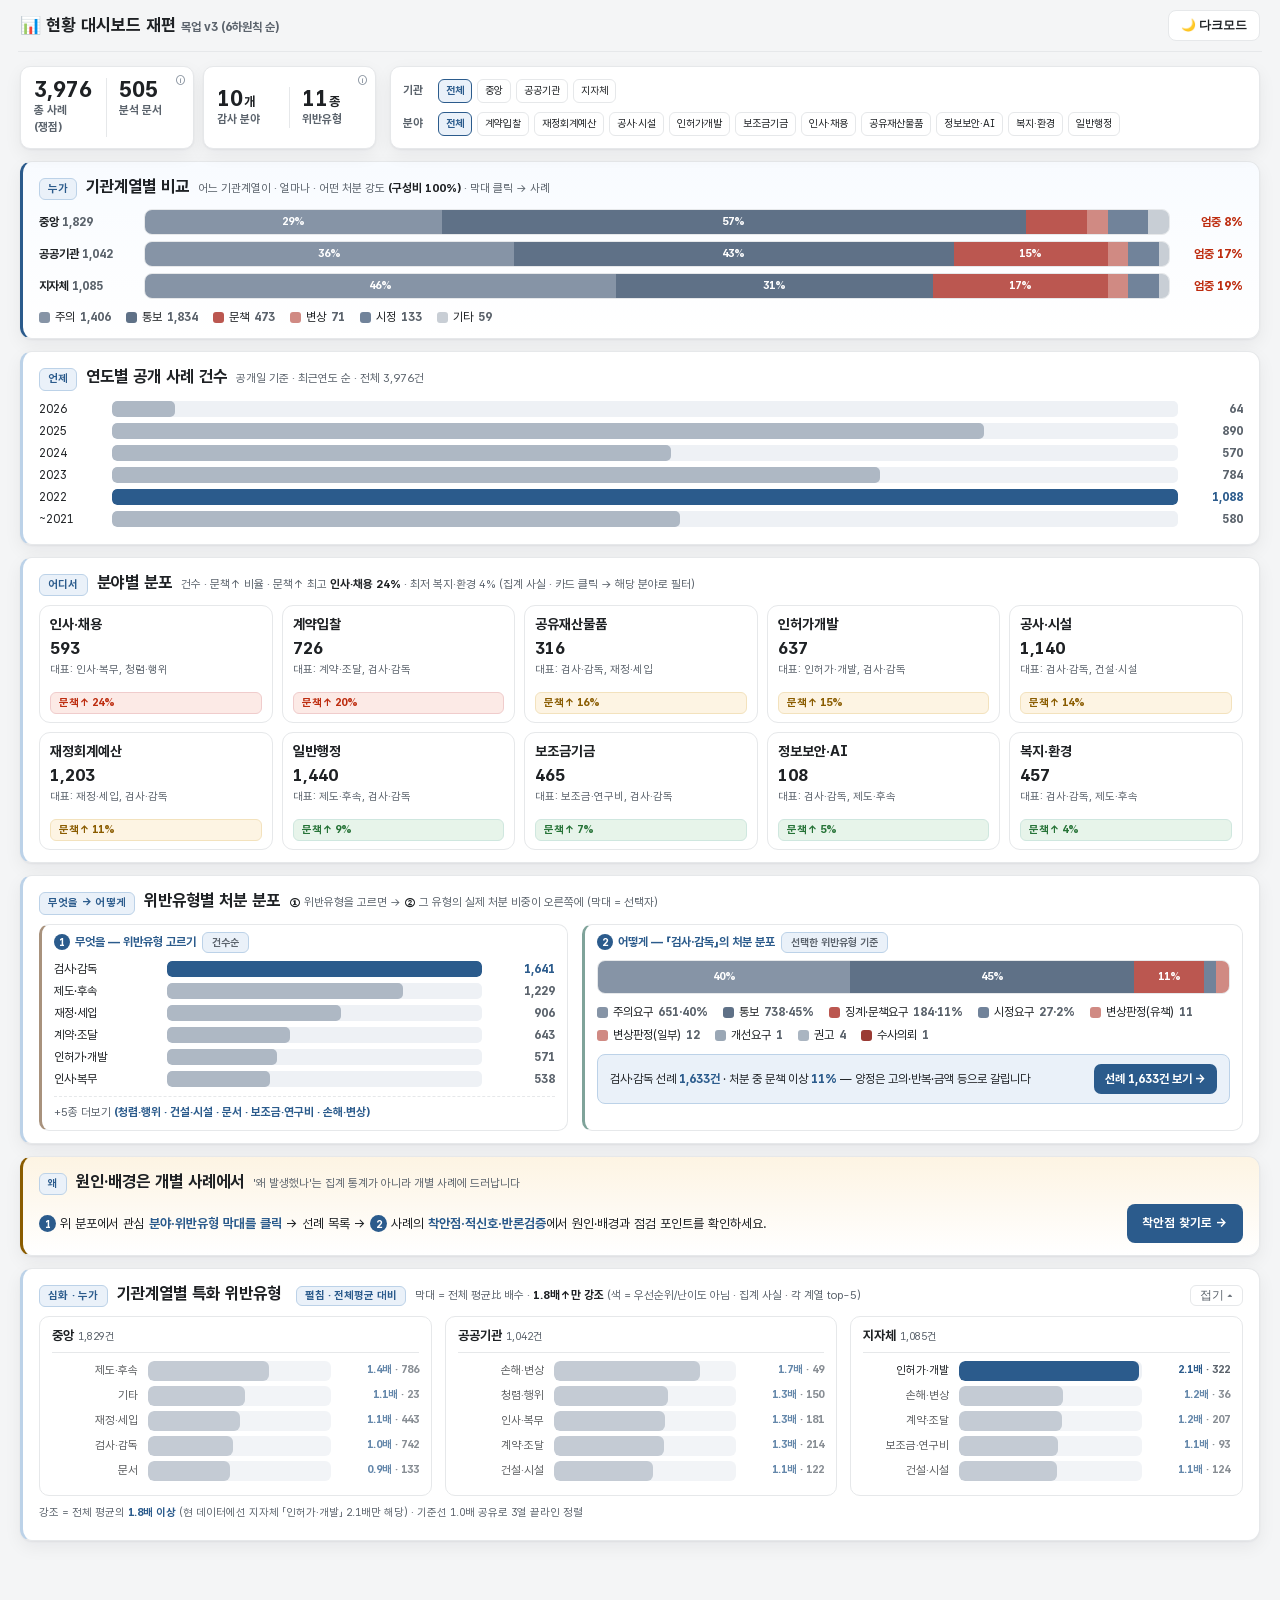
<file: mockup_v2.html>
<!doctype html>
<html lang="ko" data-theme="light">
<head>
<meta charset="utf-8">
<meta name="viewport" content="width=device-width,initial-scale=1">
<title>현황 대시보드 재편 목업 — 감사 길잡이</title>
<link rel="stylesheet" href="styles.css">
<style>
  body{margin:0;padding:0 18px 60px}
  .mk-top{position:sticky;top:0;z-index:40;background:var(--bg);display:flex;align-items:center;gap:12px;padding:10px 2px;border-bottom:1px solid var(--line)}
  .mk-top h1{font-size:17px;margin:0}
  .mk-top .sub{font-size:12px;color:var(--muted)}
  .mk-top .sp{flex:1}
  .mk-tbtn{font-size:12px;font-weight:700;padding:6px 12px;border:1px solid var(--line);border-radius:8px;background:var(--card);color:var(--ink);cursor:pointer}
  .mk-wrap{max-width:1240px;margin:14px auto 0}
  .mk-band{margin:12px 0}
  .mk-band .panel{margin-bottom:0}
  .mk-h{display:flex;align-items:baseline;gap:9px;flex-wrap:wrap;margin:0 0 9px}
  .mk-h h2{margin:0;font-size:16.5px}
  .mk-flow{font-size:11px;font-weight:800;letter-spacing:.02em;color:var(--accent);background:var(--accent-soft);border:1px solid var(--accent-line);border-radius:6px;padding:2px 8px}
  .mk-cap{font-size:11.5px;color:var(--muted);font-weight:500;word-break:keep-all}
  .mk-cap b{color:var(--ink)}
  /* ① KPI 2박스(보조문구 호버) + 필터 — 끌어올림 */
  .mk-headrow{display:grid;grid-template-columns:0.82fr 2fr;gap:14px;align-items:stretch}
  .mk-kpi2{display:grid;grid-template-columns:1fr 1fr;gap:9px}
  .kbox{position:relative;background:var(--card);border:1px solid var(--line);border-radius:10px;box-shadow:var(--shadow);padding:11px 13px;height:100%;box-sizing:border-box;display:flex;align-items:center}
  .kbox .kpair{display:flex;align-items:flex-start;gap:12px;width:100%}
  .kbox .km{flex:1;min-width:0}
  .kbox .km .n{font-size:22px;font-weight:800;line-height:1.05}
  .kbox .km .n .u{font-size:13px;font-weight:700;margin-left:1px}
  .kbox .km .l{font-size:11.5px;color:var(--muted);font-weight:600;margin-top:1px}
  .kbox .kdiv{width:1px;align-self:stretch;background:var(--line)}
  .kbox .kinfo{position:absolute;top:6px;right:8px;font-size:11px;color:var(--muted2);cursor:help}
  .mk-filt{background:var(--card);border:1px solid var(--line);border-radius:10px;box-shadow:var(--shadow);padding:10px 12px;display:flex;flex-direction:column;gap:9px;justify-content:center}
  .mk-filt .frow{display:flex;align-items:center;gap:5px;flex-wrap:nowrap}
  .mk-filt .flab{font-size:11.5px;font-weight:700;color:var(--muted);min-width:30px;flex:none}
  .mk-filt .dchip{font-size:10.5px;padding:3px 7px;white-space:nowrap}
  /* 가로막대 */
  .mk-yr .vbar{grid-template-columns:64px 1fr 56px}
  /* 분야 5열 */
  .mk-tiles5{display:grid;grid-template-columns:repeat(5,1fr);gap:9px}
  .mk-tiles5 .tile{min-height:104px;display:flex;flex-direction:column}
  /* 위반유형 master-detail */
  .mk-md{display:grid;grid-template-columns:1fr 1.25fr;gap:14px;align-items:stretch}
  .mk-md .bsec{margin-bottom:0;height:100%}
  .mk-md .vbar{grid-template-columns:104px 1fr 64px}
  .mk-moresub{font-size:11.5px;color:var(--muted);margin-top:8px;border-top:1px dashed var(--line);padding-top:7px}
  .mk-moresub b{color:var(--accent)}
  .mk-step{font-size:12px;font-weight:700;color:var(--accent);margin-bottom:7px}
  .mk-step .stepn{display:inline-flex;align-items:center;justify-content:center;width:16px;height:16px;border-radius:50%;background:var(--accent);color:#fff;font-size:10px;margin-right:5px}
  .mk-step .tag{font-size:10.5px;font-weight:600;color:var(--muted);margin-left:6px}
  .mk-cta{margin-top:10px;font-size:12px;color:var(--ink);background:var(--accent-soft);border:1px solid var(--accent-line);border-radius:8px;padding:9px 12px;display:flex;justify-content:space-between;align-items:center;gap:10px}
  .mk-cta b{color:var(--accent)}
  .mk-cta .go{font-size:12px;font-weight:700;color:#fff;background:var(--accent);border-radius:7px;padding:6px 11px;white-space:nowrap}
  /* 범례 (실 앱 .leg는 스타일 부재 → 목업 전용) */
  .mk-leg{display:flex;flex-wrap:wrap;gap:5px 15px;margin-top:9px;font-size:12px;color:var(--ink);line-height:1.5}
  .mk-leg .it{display:inline-flex;align-items:center;gap:5px;white-space:nowrap}
  .mk-leg .sw{width:11px;height:11px;border-radius:3px;flex:none;display:inline-block}
  .mk-leg .c{color:var(--muted);font-weight:700}
  /* 특화 3열 */
  .mk-prof3{display:grid;grid-template-columns:repeat(3,1fr);gap:13px}
  .mk-prof3 .pcol{background:var(--card);border:1px solid var(--line);border-radius:10px;padding:9px 12px}
  .mk-prof3 .pcolh{font-size:13px;font-weight:700;margin-bottom:8px;padding-bottom:6px;border-bottom:1px solid var(--line)}
  .mk-prof3 .bar{grid-template-columns:86px 1fr 78px;margin:5px 0}
  .mk-prof3 .bar .bl{font-size:11.5px}
  .mk-prof3 .bar .bv{font-size:11px}
  .mk-badge{font-size:11px;font-weight:700;color:var(--accent);background:var(--accent-soft);border:1px solid var(--accent-line);border-radius:6px;padding:1px 8px;margin-left:6px}
  .mk-foldbtn{font-size:11.5px;color:var(--muted);background:none;border:1px solid var(--line);border-radius:6px;padding:2px 9px;cursor:pointer;margin-left:auto}
  /* 누가 — 기관계열 띠 */
  .mk-who .gyerow{margin:6px 0}
  /* 왜 — 안내 밴드 */
  .mk-why{border-left-color:var(--warn);background:linear-gradient(180deg,var(--warn-soft),var(--card))}
  .mk-whybody{font-size:13px;line-height:1.65;color:var(--ink);display:flex;align-items:center;gap:14px;flex-wrap:wrap;word-break:keep-all}
  .mk-whybody b{color:var(--accent)}
  .mk-whysteps{flex:1;min-width:280px}
  .mk-whysteps .num{display:inline-flex;align-items:center;justify-content:center;width:17px;height:17px;border-radius:50%;background:var(--accent);color:#fff;font-size:10px;font-weight:700;margin:0 4px 0 0}
  .mk-whygo{font-size:12.5px;font-weight:700;color:#fff;background:var(--accent);border-radius:8px;padding:9px 15px;white-space:nowrap}
  @media(max-width:1100px){.mk-headrow,.mk-md{grid-template-columns:1fr}.mk-tiles5{grid-template-columns:repeat(2,1fr)}.mk-prof3{grid-template-columns:1fr}}
</style>
</head>
<body>
<div class="mk-top">
  <h1>📊 현황 대시보드 재편 <span class="sub">목업 v3 (6하원칙 순)</span></h1>
  <div class="sp"></div>
  <button class="mk-tbtn" id="themeBtn" type="button">🌙 다크모드</button>
</div>
<div class="mk-wrap">

  <!-- ⓪ KPI 2박스(보조문구 호버) + 공유필터 (sticky 헤더·끌어올림) -->
  <div class="mk-band">
    <div class="mk-headrow">
      <div class="mk-kpi2">
        <div class="kbox" title="최근 5개년 3,396 + 이전 580 · 수록 2004–2026"><span class="kinfo">ⓘ</span>
          <div class="kpair">
            <div class="km"><div class="n">3,976</div><div class="l">총 사례(쟁점)</div></div>
            <div class="kdiv"></div>
            <div class="km"><div class="n">505</div><div class="l">분석 문서</div></div>
          </div>
        </div>
        <div class="kbox" title="업무 영역 10 · 통제어휘 11종(그 외 기타)"><span class="kinfo">ⓘ</span>
          <div class="kpair">
            <div class="km"><div class="n">10<span class="u">개</span></div><div class="l">감사 분야</div></div>
            <div class="kdiv"></div>
            <div class="km"><div class="n">11<span class="u">종</span></div><div class="l">위반유형</div></div>
          </div>
        </div>
      </div>
      <div class="mk-filt">
        <div class="frow"><span class="flab">기관</span>
          <span class="dchip on">전체</span><span class="dchip">중앙</span><span class="dchip">공공기관</span><span class="dchip">지자체</span>
        </div>
        <div class="frow"><span class="flab">분야</span>
          <span class="dchip on">전체</span><span class="dchip">계약입찰</span><span class="dchip">재정회계예산</span><span class="dchip">공사·시설</span><span class="dchip">인허가개발</span><span class="dchip">보조금기금</span><span class="dchip">인사·채용</span><span class="dchip">공유재산물품</span><span class="dchip">정보보안·AI</span><span class="dchip">복지·환경</span><span class="dchip">일반행정</span>
        </div>
      </div>
    </div>
  </div>

  <!-- ① [누가] 기관계열별 -->
  <div class="mk-band">
    <div class="panel databoard mk-who">
      <div class="mk-h"><span class="mk-flow">누가</span><h2>기관계열별 비교</h2><span class="mk-cap">어느 기관계열이 · 얼마나 · 어떤 처분 강도 <b>(구성비 100%)</b> · 막대 클릭 → 사례</span></div>
      <div class="gyerow"><div class="gyel">중앙 <span class="muted">1,829</span></div><div class="stack"><span class="seg-ju" style="width:29%">29%</span><span class="seg-tong" style="width:57%">57%</span><span class="seg-mun" style="width:6%"></span><span class="seg-bs" style="width:2%"></span><span class="seg-si" style="width:4%"></span><span class="seg-etc" style="width:2%"></span></div><div class="gyeem">엄중 8%</div></div>
      <div class="gyerow"><div class="gyel">공공기관 <span class="muted">1,042</span></div><div class="stack"><span class="seg-ju" style="width:36%">36%</span><span class="seg-tong" style="width:43%">43%</span><span class="seg-mun" style="width:15%">15%</span><span class="seg-bs" style="width:2%"></span><span class="seg-si" style="width:3%"></span><span class="seg-etc" style="width:1%"></span></div><div class="gyeem">엄중 17%</div></div>
      <div class="gyerow"><div class="gyel">지자체 <span class="muted">1,085</span></div><div class="stack"><span class="seg-ju" style="width:46%">46%</span><span class="seg-tong" style="width:31%">31%</span><span class="seg-mun" style="width:17%">17%</span><span class="seg-bs" style="width:2%"></span><span class="seg-si" style="width:3%"></span><span class="seg-etc" style="width:1%"></span></div><div class="gyeem">엄중 19%</div></div>
      <div class="mk-leg">
        <span class="it"><span class="sw seg-ju"></span>주의 <span class="c">1,406</span></span>
        <span class="it"><span class="sw seg-tong"></span>통보 <span class="c">1,834</span></span>
        <span class="it"><span class="sw seg-mun"></span>문책 <span class="c">473</span></span>
        <span class="it"><span class="sw seg-bs"></span>변상 <span class="c">71</span></span>
        <span class="it"><span class="sw seg-si"></span>시정 <span class="c">133</span></span>
        <span class="it"><span class="sw seg-etc"></span>기타 <span class="c">59</span></span>
      </div>
    </div>
  </div>

  <!-- ② [언제] 연도별 (최근연도 위로) -->
  <div class="mk-band">
    <div class="panel mk-yr">
      <div class="mk-h"><span class="mk-flow">언제</span><h2>연도별 공개 사례 건수</h2><span class="mk-cap">공개일 기준 · 최근연도 순 · 전체 3,976건</span></div>
      <div class="vbar"><div class="vbl">2026</div><div class="vtrack"><i style="width:5.9%"></i></div><div class="vbv">64</div></div>
      <div class="vbar"><div class="vbl">2025</div><div class="vtrack"><i style="width:81.8%"></i></div><div class="vbv">890</div></div>
      <div class="vbar"><div class="vbl">2024</div><div class="vtrack"><i style="width:52.4%"></i></div><div class="vbv">570</div></div>
      <div class="vbar"><div class="vbl">2023</div><div class="vtrack"><i style="width:72%"></i></div><div class="vbv">784</div></div>
      <div class="vbar hot"><div class="vbl">2022</div><div class="vtrack"><i style="width:100%"></i></div><div class="vbv">1,088</div></div>
      <div class="vbar"><div class="vbl">~2021</div><div class="vtrack"><i style="width:53.3%"></i></div><div class="vbv">580</div></div>
    </div>
  </div>

  <!-- ③ [어디서] 분야별 10카드 -->
  <div class="mk-band">
    <div class="panel">
      <div class="mk-h"><span class="mk-flow">어디서</span><h2>분야별 분포</h2><span class="mk-cap">건수 · 문책↑ 비율 · 문책↑ 최고 <b>인사·채용 24%</b> · 최저 복지·환경 4% (집계 사실 · 카드 클릭 → 해당 분야로 필터)</span></div>
      <div class="mk-tiles5">
        <div class="tile"><div class="tn">인사·채용</div><div class="tc">593</div><div class="tv2">대표: 인사·복무, 청렴·행위</div><span class="hb hi">문책↑ 24%</span></div>
        <div class="tile"><div class="tn">계약입찰</div><div class="tc">726</div><div class="tv2">대표: 계약·조달, 검사·감독</div><span class="hb hi">문책↑ 20%</span></div>
        <div class="tile"><div class="tn">공유재산물품</div><div class="tc">316</div><div class="tv2">대표: 검사·감독, 재정·세입</div><span class="hb mi">문책↑ 16%</span></div>
        <div class="tile"><div class="tn">인허가개발</div><div class="tc">637</div><div class="tv2">대표: 인허가·개발, 검사·감독</div><span class="hb mi">문책↑ 15%</span></div>
        <div class="tile"><div class="tn">공사·시설</div><div class="tc">1,140</div><div class="tv2">대표: 검사·감독, 건설·시설</div><span class="hb mi">문책↑ 14%</span></div>
        <div class="tile"><div class="tn">재정회계예산</div><div class="tc">1,203</div><div class="tv2">대표: 재정·세입, 검사·감독</div><span class="hb mi">문책↑ 11%</span></div>
        <div class="tile"><div class="tn">일반행정</div><div class="tc">1,440</div><div class="tv2">대표: 제도·후속, 검사·감독</div><span class="hb lo">문책↑ 9%</span></div>
        <div class="tile"><div class="tn">보조금기금</div><div class="tc">465</div><div class="tv2">대표: 보조금·연구비, 검사·감독</div><span class="hb lo">문책↑ 7%</span></div>
        <div class="tile"><div class="tn">정보보안·AI</div><div class="tc">108</div><div class="tv2">대표: 검사·감독, 제도·후속</div><span class="hb lo">문책↑ 5%</span></div>
        <div class="tile"><div class="tn">복지·환경</div><div class="tc">457</div><div class="tv2">대표: 검사·감독, 제도·후속</div><span class="hb lo">문책↑ 4%</span></div>
      </div>
    </div>
  </div>

  <!-- ④ [무엇을 → 어떻게] 위반유형별 처분 분포 (master-detail) -->
  <div class="mk-band">
    <div class="panel">
      <div class="mk-h"><span class="mk-flow">무엇을 → 어떻게</span><h2>위반유형별 처분 분포</h2><span class="mk-cap"><b>①</b> 위반유형을 고르면 → <b>②</b> 그 유형의 실제 처분 비중이 오른쪽에 (막대 = 선택자)</span></div>
      <div class="mk-md">
        <div class="bsec bsec-viol">
          <div class="mk-step"><span class="stepn">1</span>무엇을 — 위반유형 고르기<span class="tag">건수순</span></div>
          <div class="vbar hot"><div class="vbl">검사·감독</div><div class="vtrack"><i style="width:100%"></i></div><div class="vbv">1,641</div></div>
          <div class="vbar"><div class="vbl">제도·후속</div><div class="vtrack"><i style="width:74.9%"></i></div><div class="vbv">1,229</div></div>
          <div class="vbar"><div class="vbl">재정·세입</div><div class="vtrack"><i style="width:55.2%"></i></div><div class="vbv">906</div></div>
          <div class="vbar"><div class="vbl">계약·조달</div><div class="vtrack"><i style="width:39.2%"></i></div><div class="vbv">643</div></div>
          <div class="vbar"><div class="vbl">인허가·개발</div><div class="vtrack"><i style="width:34.8%"></i></div><div class="vbv">571</div></div>
          <div class="vbar"><div class="vbl">인사·복무</div><div class="vtrack"><i style="width:32.8%"></i></div><div class="vbv">538</div></div>
          <div class="mk-moresub">+5종 더보기 <b>(청렴·행위 · 건설·시설 · 문서 · 보조금·연구비 · 손해·변상)</b></div>
        </div>
        <div class="bsec bsec-disp">
          <div class="mk-step"><span class="stepn">2</span>어떻게 — 「검사·감독」의 처분 분포<span class="tag">선택한 위반유형 기준</span></div>
          <div class="stack">
            <span class="seg-ju" style="width:40%">40%</span><span class="seg-tong" style="width:45%">45%</span><span class="seg-mun" style="width:11%">11%</span><span class="seg-si" style="width:2%"></span><span class="seg-bs" style="width:2%"></span>
          </div>
          <div class="mk-leg">
            <span class="it"><span class="sw seg-ju"></span>주의요구 <span class="c">651·40%</span></span>
            <span class="it"><span class="sw seg-tong"></span>통보 <span class="c">738·45%</span></span>
            <span class="it"><span class="sw seg-mun"></span>징계·문책요구 <span class="c">184·11%</span></span>
            <span class="it"><span class="sw seg-si"></span>시정요구 <span class="c">27·2%</span></span>
            <span class="it"><span class="sw seg-bs"></span>변상판정(유책) <span class="c">11</span></span>
            <span class="it"><span class="sw seg-bs"></span>변상판정(일부) <span class="c">12</span></span>
            <span class="it"><span class="sw seg-gae"></span>개선요구 <span class="c">1</span></span>
            <span class="it"><span class="sw seg-gw"></span>권고 <span class="c">4</span></span>
            <span class="it"><span class="sw seg-go"></span>수사의뢰 <span class="c">1</span></span>
          </div>
          <div class="mk-cta"><span>검사·감독 선례 <b>1,633건</b> · 처분 중 문책 이상 <b>11%</b> — 양정은 고의·반복·금액 등으로 갈립니다</span><span class="go">선례 1,633건 보기 →</span></div>
        </div>
      </div>
    </div>
  </div>

  <!-- ⑤ [왜] 안내 밴드 -->
  <div class="mk-band">
    <div class="panel mk-why">
      <div class="mk-h"><span class="mk-flow">왜</span><h2>원인·배경은 개별 사례에서</h2><span class="mk-cap">'왜 발생했나'는 집계 통계가 아니라 개별 사례에 드러납니다</span></div>
      <div class="mk-whybody">
        <div class="mk-whysteps"><span class="num">1</span>위 분포에서 관심 <b>분야·위반유형 막대를 클릭</b> → 선례 목록 → <span class="num">2</span>사례의 <b>착안점·적신호·반론검증</b>에서 원인·배경과 점검 포인트를 확인하세요.</div>
        <span class="mk-whygo">착안점 찾기로 →</span>
      </div>
    </div>
  </div>

  <!-- ⑥ [심화·누가] 기관계열별 특화 위반유형 3열 (펼침 디폴트·맨 하단) -->
  <div class="mk-band">
    <div class="panel">
      <div class="mk-h"><span class="mk-flow">심화 · 누가</span><h2>기관계열별 특화 위반유형</h2><span class="mk-badge">펼침 · 전체평균 대비</span><span class="mk-cap">막대 = 전체 평균比 배수 · <b>1.8배↑만 강조</b> (색 = 우선순위/난이도 아님 · 집계 사실 · 각 계열 top-5)</span><button class="mk-foldbtn" type="button">접기 ▴</button></div>
      <div class="mk-prof3">
        <div class="pcol">
          <div class="pcolh">중앙 <span class="muted" style="font-weight:500;font-size:11px">1,829건</span></div>
          <div class="bar"><div class="bl">제도·후속</div><div class="track"><i style="width:66.2%"></i></div><div class="bv"><b>1.4배</b> · 786</div></div>
          <div class="bar"><div class="bl">기타</div><div class="track"><i style="width:52.9%"></i></div><div class="bv"><b>1.1배</b> · 23</div></div>
          <div class="bar"><div class="bl">재정·세입</div><div class="track"><i style="width:50.6%"></i></div><div class="bv"><b>1.1배</b> · 443</div></div>
          <div class="bar"><div class="bl">검사·감독</div><div class="track"><i style="width:46.8%"></i></div><div class="bv"><b>1.0배</b> · 742</div></div>
          <div class="bar"><div class="bl">문서</div><div class="track"><i style="width:44.8%"></i></div><div class="bv"><b>0.9배</b> · 133</div></div>
        </div>
        <div class="pcol">
          <div class="pcolh">공공기관 <span class="muted" style="font-weight:500;font-size:11px">1,042건</span></div>
          <div class="bar"><div class="bl">손해·변상</div><div class="track"><i style="width:80.2%"></i></div><div class="bv"><b>1.7배</b> · 49</div></div>
          <div class="bar"><div class="bl">청렴·행위</div><div class="track"><i style="width:62.7%"></i></div><div class="bv"><b>1.3배</b> · 150</div></div>
          <div class="bar"><div class="bl">인사·복무</div><div class="track"><i style="width:61.1%"></i></div><div class="bv"><b>1.3배</b> · 181</div></div>
          <div class="bar"><div class="bl">계약·조달</div><div class="track"><i style="width:60.5%"></i></div><div class="bv"><b>1.3배</b> · 214</div></div>
          <div class="bar"><div class="bl">건설·시설</div><div class="track"><i style="width:54.5%"></i></div><div class="bv"><b>1.1배</b> · 122</div></div>
        </div>
        <div class="pcol">
          <div class="pcolh">지자체 <span class="muted" style="font-weight:500;font-size:11px">1,085건</span></div>
          <div class="bar hot"><div class="bl">인허가·개발</div><div class="track"><i style="width:98.4%"></i></div><div class="bv"><b>2.1배</b> · 322</div></div>
          <div class="bar"><div class="bl">손해·변상</div><div class="track"><i style="width:56.6%"></i></div><div class="bv"><b>1.2배</b> · 36</div></div>
          <div class="bar"><div class="bl">계약·조달</div><div class="track"><i style="width:56.2%"></i></div><div class="bv"><b>1.2배</b> · 207</div></div>
          <div class="bar"><div class="bl">보조금·연구비</div><div class="track"><i style="width:53.9%"></i></div><div class="bv"><b>1.1배</b> · 93</div></div>
          <div class="bar"><div class="bl">건설·시설</div><div class="track"><i style="width:53.2%"></i></div><div class="bv"><b>1.1배</b> · 124</div></div>
        </div>
      </div>
      <div class="liftnote" style="margin-top:9px">강조 = 전체 평균의 <b>1.8배 이상</b> (현 데이터에선 지자체 「인허가·개발」 2.1배만 해당) · 기준선 1.0배 공유로 3열 끝라인 정렬</div>
    </div>
  </div>

</div>
<script>
  const tb=document.getElementById('themeBtn');
  tb.onclick=()=>{const d=document.documentElement;const dark=d.getAttribute('data-theme')==='dark';d.setAttribute('data-theme',dark?'light':'dark');tb.textContent=dark?'🌙 다크모드':'☀️ 라이트모드';};
</script>
</body>
</html>
</file>
<file: styles.css>
/* ===== KRDS 서체: Pretendard GOV 로컬 번들(망분리·런타임 네트워크 0). KRDS weight 400/700만 ===== */
@font-face{font-family:"Pretendard GOV";font-style:normal;font-weight:400;font-display:swap;src:url("fonts/PretendardGOV-Regular.woff2") format("woff2")}
@font-face{font-family:"Pretendard GOV";font-style:normal;font-weight:700;font-display:swap;src:url("fonts/PretendardGOV-Bold.woff2") format("woff2")}
/* ===== 디자인 토큰 (단일 소스) ===== */
:root{
  --bg:#f4f5f6;--card:#fff;--ink:#1e2124;--muted:#5b636c;--line:#e6e8ea;  /* KRDS Grayscale 정렬(gray-5/90/50/10) */
  --accent:#2b5b8c;--accent-soft:#eaf1f9;--accent-line:#bcd2e8;
  --good:#267337;--good-soft:#e7f4ea;--warn:#8a5c00;--warn-soft:#fdf4e3;
  --bad:#bd2c0f;--bad-soft:#fceae6;--info:#096ab3;--info-soft:#e6f1fa;--muted2:#8a94a0; /* KRDS System(Role) colors: Danger·Warning·Success·Information */
  --radius:12px;--shadow:0 1px 2px rgba(17,24,39,.05),0 6px 18px rgba(17,24,39,.06);
  --r-chip:6px;--r-btn:8px;--r-card:12px; /* KRDS Shape: 칩/태그/배지=Small 6px · 버튼/입력=Medium 8px · 카드=Large 12px(중앙기관 Xlarge 최대 12px) */
  /* ===== 재설계 토큰(P2 토대·2026-06-13) — 타이포 8단계·간격·읽기폭·처분 경중1축. 폰트=Pretendard GOV(400/700만) ===== */
  --text-meta:12px;--text-sm:13px;--text-body:15px;--text-body-lg:17px;--text-h3:18px;--text-h2:21px;--text-h1:26px;--text-display:34px;  /* 27단계 난립 → 8단계 */
  --leading-tight:1.35;--leading-body:1.65;--tracking-tight:-.01em;
  --read-max:68ch;   /* 본문 읽기폭 상한(50~75자) */
  --space-1:4px;--space-2:8px;--space-3:12px;--space-4:16px;--space-5:24px;
  /* 처분 경중 1축: 엄중(징계·문책/변상/고발/수사의뢰) → 행정상(시정·주의·개선·권고·통보) → 기타. 색=경중만 인코딩 */
  --sev-grave:#b5564f;--sev-grave-soft:#fbeae7;--sev-grave-line:#eccabf;
  --sev-admin:#5b6b7e;--sev-admin-soft:#eef1f4;--sev-admin-line:#d3dae1;
  --sev-etc:#8a94a0;--sev-etc-soft:#f1f3f6;--sev-etc-line:var(--line);
}
*{box-sizing:border-box}
html{height:100%}body{min-height:100%}
body{margin:0;background:var(--bg);color:var(--ink);font-family:"Pretendard GOV","Pretendard","Malgun Gothic","Apple SD Gothic Neo","Noto Sans KR",sans-serif;font-size:16px;line-height:1.5;-webkit-font-smoothing:antialiased;word-break:keep-all;overflow-wrap:break-word}  /* 전역: 한글 어절 단위 줄바꿈(음절 중간 끊김 차단)·긴 토큰만 예외 분할(상속) */
.tag{font-size:12px;color:var(--accent);background:var(--accent-soft);border:1px solid var(--accent-line);padding:2px 9px;border-radius:6px;font-weight:700;display:inline-block}
.tag.n{color:var(--muted);background:#f1f3f6;border-color:var(--line)}
.tag.g{color:var(--good);background:var(--good-soft);border-color:#cfe7df}
.muted{color:var(--muted)}
.disp{font-size:11px;padding:1px 8px;border-radius:6px;font-weight:700;border:1px solid}
.disp.ju{color:var(--warn);background:var(--warn-soft);border-color:#f3e2bd}
.disp.tong{color:var(--accent);background:var(--accent-soft);border-color:var(--accent-line)}
.disp.mun{color:var(--bad);background:var(--bad-soft);border-color:#f0cccc}
.disp.bs{color:#6b4ea1;background:#f1ecfb;border-color:#ddd0f2}
.disp.etc{color:var(--muted);background:#f1f3f6;border-color:var(--line)}
.vt{font-size:11px;color:var(--muted);background:#f1f3f6;border:1px solid var(--line);padding:1px 7px;border-radius:6px}
.subtag{font-size:10px;font-weight:700;color:#2e7d68;background:#e7f3ef;border:1px solid #c5e3da;padding:1px 7px;border-radius:6px}
.subsel{width:100%;font-size:13px;padding:7px 9px;border:1px solid var(--line);border-radius:8px;background:#fff;color:var(--ink);cursor:pointer;outline:none}
.subsel:focus{border-color:var(--accent)}
.scnt2{float:right;font-weight:500;color:var(--muted);font-size:11px}
/* 중점 점검 비위 — 별도 확인 대상(중립·차분 톤, 원색 지양) */
.critbadge{display:inline-flex;align-items:center;gap:8px;margin:3px 0 5px;font-size:12px;font-weight:700;color:#7a5c2e;background:#f6efe0;border:1px solid #e3d2ab;padding:4px 11px;border-radius:8px}
.critbadge .crit-q{font-weight:700;color:#9a8454;font-size:11px}
.critmini{font-size:10px;font-weight:700;color:#7a5c2e;background:#f6efe0;border:1px solid #e3d2ab;padding:1px 7px;border-radius:6px}
.crit-note{font-size:10px;line-height:1.55;color:var(--muted);margin:5px 0 2px;padding:6px 9px;background:#faf7f0;border:1px solid #eee2c8;border-radius:7px}
.crit-note b{color:#7a5c2e;font-weight:700}
/* 형사 연계 — 감사원 수사요청·의뢰/고발(중립·차분 슬레이트 톤) */
.crimebadge{display:inline-flex;align-items:center;gap:8px;margin:3px 0 5px;font-size:12px;font-weight:700;color:#3f5a6b;background:#eaf0f4;border:1px solid #c4d4de;padding:4px 11px;border-radius:8px}
.crimemini{font-size:10px;font-weight:700;color:#3f5a6b;background:#eaf0f4;border:1px solid #c4d4de;padding:1px 7px;border-radius:6px}
/* 주제·표식 통합 팝오버(중점점검·형사연계·세부주제) */
.pickwrap{position:relative}
.pickbtn{width:100%;display:flex;align-items:center;justify-content:space-between;gap:8px;font-size:13px;font-weight:700;padding:8px 11px;border:1px solid var(--accent-line);border-radius:8px;background:#fff;color:var(--ink);cursor:pointer;outline:none}
.pickbtn:hover{border-color:var(--accent)}
.pickbtn.on{background:var(--accent-soft);border-color:var(--accent)}
.pickbtn .ph{color:var(--muted);font-weight:500}
.pickbtn.on .ph{color:var(--accent);font-weight:700}
.pickcar{color:var(--muted);font-size:11px}
.pop{position:fixed;width:480px;max-width:calc(100vw - 16px);max-height:calc(100vh - 24px);overflow:auto;z-index:80;background:#fff;border:1px solid var(--line);border-radius:12px;box-shadow:0 14px 38px rgba(31,42,55,.22);padding:12px 13px 13px}
.pop[hidden]{display:none}
.pop-sb{width:100%;font-size:13px;padding:7px 10px;border:1px solid var(--line);border-radius:8px;outline:none;color:var(--ink)}
.pop-sb:focus{border-color:var(--accent)}
.pop-sb::placeholder{color:#9aa6b2}
.pgrp{margin-top:11px}
.pgh{display:flex;align-items:center;gap:7px;font-size:11px;font-weight:700;margin-bottom:6px;color:#55626f}
.pgh::after{content:"";flex:1;height:1px;background:var(--line)}
.pgh.crit{color:#7a5c2e}.pgh.crime{color:#3f5a6b}
.pchips{display:flex;flex-wrap:wrap;gap:6px}
.pchips.pgsub{max-height:none}
.pchip{font-size:12px;padding:4px 9px;border-radius:6px;border:1px solid var(--line);background:#f6f8fa;color:#37434f;cursor:pointer;white-space:nowrap;user-select:none}
.pchip:hover{border-color:var(--accent-line)}
.pchip b{margin-left:4px;color:#9aa6b2;font-weight:700}
.pchip.crit{background:#f6efe0;border-color:#e3d2ab;color:#7a5c2e}.pchip.crit b{color:#b59a5e}
.pchip.crime{background:#eaf0f4;border-color:#c4d4de;color:#3f5a6b}.pchip.crime b{color:#7e98a8}
.pchip.on{outline:2px solid var(--accent);outline-offset:1px;font-weight:700}
.yr{font-size:11px;color:var(--muted)}

/* ===== 상단바 ===== */
.top{background:#fff;border-bottom:1px solid var(--line);position:sticky;top:0;z-index:30}
.top .in{display:flex;align-items:center;gap:14px;height:56px;padding:0 22px}
.brand{display:flex;flex-direction:column;justify-content:center;line-height:1.12}
.brand b{font-size:16px}.brand span{font-size:12px;color:var(--muted);margin-left:8px}
.brand-src{font-size:10px;color:var(--muted);font-weight:500;letter-spacing:0;margin-top:1px}
.brand-by{font-size:10px;color:var(--accent);font-weight:600;letter-spacing:0;margin-top:1px}
.about-by{padding:0 22px;margin:2px 0 8px;font-size:13px;font-weight:700;color:var(--accent)}
.oi-by{margin-top:10px;font-size:12px;font-weight:600;color:var(--muted);text-align:center}.oi-by b{color:var(--accent)}
.tabs{display:flex;gap:4px;margin-left:18px}
.tabs button{font-size:13px;font-weight:700;color:var(--muted);background:none;border:none;cursor:pointer;padding:7px 13px;border-radius:8px}
.tabs button.on{color:#fff;background:var(--accent);box-shadow:0 2px 7px rgba(43,91,140,.28)}
.search{margin-left:auto;display:flex;align-items:center;gap:8px}
.search input{width:280px;font-size:13px;padding:8px 12px;border:1px solid var(--line);border-radius:8px;outline:none}
.search input:focus{border-color:var(--accent)}
.setbtn{font-size:14px;background:#fff;border:1px solid var(--line);border-radius:8px;width:34px;height:34px;cursor:pointer}
.setbtn:hover{border-color:var(--accent)}

/* ===== 설정 패널 ===== */
.setpanel{position:absolute;right:22px;top:54px;width:360px;background:#fff;border:1px solid var(--line);border-radius:12px;box-shadow:0 10px 30px rgba(17,24,39,.14);padding:15px;z-index:40;display:none}
.setpanel.on{display:block}
.setpanel h4{margin:0 0 4px;font-size:14px}
.setpanel p{margin:0 0 10px;font-size:12px;color:var(--muted);line-height:1.5}
.setpanel input{width:100%;font-size:13px;padding:8px 10px;border:1px solid var(--line);border-radius:8px;outline:none}
.setpanel input:focus{border-color:var(--accent)}
/* 개발자 노트 — 헤더 텍스트 버튼 + 알려진 문제점 팝업 모달 */
.devnotebtn{width:auto;padding:0 9px;gap:4px;display:inline-flex;align-items:center;font-size:12.5px;font-weight:600;white-space:nowrap;color:var(--ink)}
.devnotebtn .dndot{width:6px;height:6px;border-radius:50%;background:var(--warn);flex:0 0 auto}
.dnmodal{position:fixed;inset:0;background:rgba(15,23,34,.5);display:none;align-items:center;justify-content:center;z-index:95;padding:30px}
.dnmodal.on{display:flex}
.dn-card{background:var(--card);border-radius:12px;box-shadow:0 30px 80px rgba(0,0,0,.45);width:min(600px,94vw);overflow:hidden}
.dn-bar{height:4px;background:var(--accent)}
.dn-body{padding:16px 20px 18px}
.dn-head{display:flex;align-items:center;gap:8px;margin-bottom:2px}
.dn-title{font-size:16px;font-weight:700;color:var(--ink)}
.dn-sub{font-size:11.5px;font-weight:600;color:var(--muted2);margin-left:4px}
.dn-x{margin-left:auto;width:28px;height:28px;border:1px solid var(--line);border-radius:7px;background:var(--card);color:var(--muted);font-size:13px;cursor:pointer;flex:0 0 auto}
.dn-x:hover{border-color:var(--accent)}
.dn-meta{font-size:11.5px;color:var(--muted2);margin-bottom:11px}
.dn-lead{font-size:12.5px;color:var(--muted);line-height:1.5;padding-bottom:10px;border-bottom:1px solid var(--line)}
.dnlist{list-style:none;margin:6px 0 0;padding:0;display:flex;flex-direction:column}
.dnlist li{padding:10px 2px;border-bottom:1px solid var(--line)}
.dnlist li:last-child{border-bottom:0}
.dnlist .dn-row{display:flex;align-items:center;gap:8px}
.dnlist .dndot2{color:var(--warn);flex:0 0 auto}
.dnlist .dntext{font-size:13px;font-weight:600;color:var(--ink);line-height:1.45;min-width:0;flex:1}
.dnlist .dn-detail{margin:4px 0 0 16px;font-size:12px;color:var(--muted);line-height:1.5}
.dnlist .dn-detail::before{content:"– ";color:var(--muted2)}
.dnlist .dnchip{margin-left:auto;flex:0 0 auto;font-size:11px;font-weight:700;border-radius:5px;padding:2px 7px;white-space:nowrap}
.dnlist .dnchip.warn{color:var(--ink);background:var(--warn-soft);border:1px solid var(--warn)}
.dnlist .dnchip.rev{color:var(--muted);background:var(--soft);border:1px solid var(--line)}
/* 분류 기준 한눈에(개념 정립 모달) + 주제로찾기 인라인 안내 */
.concept-card{width:min(560px,94vw)}
.cm-intro{font-size:12.5px;color:var(--muted);line-height:1.5;margin-bottom:11px}
.cm-list{list-style:none;margin:0;padding:0;display:flex;flex-direction:column;gap:7px}
.cm-list li{display:flex;flex-wrap:wrap;align-items:baseline;gap:5px 10px;border:1px solid var(--line);border-left:3px solid var(--accent);border-radius:8px;padding:8px 11px}
.cm-list .cm-ax{font-size:13px;font-weight:700;color:var(--ink);flex:0 0 84px}
.cm-list .cm-ax .cm-n{font-size:11px;font-weight:500;color:var(--muted2)}
.cm-list .cm-q{font-size:12.5px;font-weight:700;color:var(--accent);flex:0 0 126px}
.cm-list .cm-ex{font-size:12px;color:var(--muted);min-width:0;flex:1}
.cm-foot{margin-top:12px;padding-top:11px;border-top:1px dashed var(--line);font-size:12px;color:var(--muted);line-height:1.7}
.cm-foot b{color:var(--ink)}
.satreepop-note{display:flex;flex-wrap:wrap;align-items:center;gap:5px 8px;font-size:11.5px;color:var(--muted);background:var(--soft);border-radius:7px;padding:6px 9px;margin:0 0 9px}
.satreepop-note b{color:var(--ink)}
.cm-link{margin-left:auto;font-size:11px;font-weight:700;color:var(--accent);background:var(--card);border:1px solid var(--accent-line);border-radius:6px;padding:2px 8px;cursor:pointer}
.cm-link:hover{background:var(--accent-soft)}
@media(max-width:768px){.devnotebtn{width:32px;padding:0;justify-content:center}.devnotebtn .dnlabel{display:none}}
.setrow{display:flex;gap:7px;margin-top:9px}
.setrow button{flex:1;font-size:13px;font-weight:700;border-radius:8px;padding:8px;cursor:pointer;border:1px solid var(--line);background:#fff}
.setrow button.save{background:var(--accent);color:#fff;border-color:var(--accent)}
.setweb{font-size:12px;line-height:1.55;color:var(--ink);background:var(--warn-soft);border:1px solid var(--warn);border-radius:8px;padding:8px 11px;margin:2px 0 11px;word-break:keep-all}
.setweb b{color:var(--warn)}
.setstat{font-size:12px;margin-top:9px;padding:7px 9px;border-radius:7px}
.setstat.off{color:var(--muted);background:#f1f3f6;border:1px solid var(--line)}
.setstat.onc{color:var(--good);background:var(--good-soft);border:1px solid #cfe7df}
.setstat.err{color:var(--bad);background:var(--bad-soft);border:1px solid #f0cccc}

/* ===== 뷰 전환 ===== */
.view{display:none}.view.on{display:block}

/* ===== 탐색(디제스트) ===== */
#view-digest .grid{display:grid;grid-template-columns:minmax(210px,1fr) minmax(400px,2.2fr) minmax(400px,2.2fr);height:calc(100vh - 57px)}   /* 3열 모두 비율(1:2.2:2.2)로 균등 확대 — 전체화면 시 분야·목록·상세가 함께 넓어짐(최소폭 floor) */
#view-digest .col{overflow:auto;padding:16px 16px 40px}
#view-digest .left{border-right:1px solid var(--line)}
#view-digest .right{border-left:1px solid var(--line);background:#fff}
.sec{font-size:11px;font-weight:700;color:var(--muted);margin:16px 0 8px}.sec:first-child{margin-top:0}
.fac{display:flex;flex-wrap:wrap;gap:5px}
.fchip{font-size:12px;padding:4px 9px;border-radius:6px;border:1px solid var(--line);background:#fff;cursor:pointer;color:var(--ink)}
.fchip:hover{border-color:var(--accent-line)}
.fchip.on{background:var(--accent);border-color:var(--accent);color:#fff;font-weight:700}
.fchip b{font-weight:700;opacity:.7;margin-left:3px}
.tnode{margin-bottom:2px}
.tfld{display:flex;align-items:center;gap:6px;font-size:13px;font-weight:700;padding:6px 7px;border-radius:8px;cursor:pointer}
.tfld:hover{background:var(--accent-soft)}.tfld .cnt{margin-left:auto;font-size:11px;color:var(--muted);font-weight:700}
.tfld .caret{font-size:10px;color:var(--muted);transition:.15s}.tnode.open .caret{transform:rotate(90deg)}
.tviol{display:none;padding-left:18px}.tnode.open .tviol{display:block}
.tv{display:flex;align-items:center;font-size:13px;padding:4px 7px;border-radius:7px;cursor:pointer;color:var(--muted)}
.tv:hover{background:#f1f4f7;color:var(--ink)}.tv.on{color:var(--accent);font-weight:700;background:var(--accent-soft)}.tv .cnt{margin-left:auto;font-size:11px}
.cbar{display:flex;align-items:center;gap:10px;margin-bottom:12px;flex-wrap:wrap}
.cbar .res{font-size:13px;color:var(--muted)}.cbar .res b{color:var(--ink);font-weight:700}
.crumbs{display:flex;flex-wrap:wrap;gap:6px}
.crumb{font-size:12px;background:var(--accent-soft);border:1px solid var(--accent-line);color:var(--accent);padding:2px 9px;border-radius:6px;cursor:pointer}
.crumb::after{content:" ✕";opacity:.6}
.clear{font-size:12px;color:var(--muted);cursor:pointer;text-decoration:underline}
.case{background:var(--card);border:0;border-bottom:1px solid var(--line);border-left:3px solid transparent;border-radius:0;padding:11px 14px 11px 13px;margin:0;cursor:pointer;transition:background .12s;box-shadow:none}
.case:nth-child(even){background:var(--soft)}   /* FM식 줄무늬 — 짝수 줄 은은한 음영(행 스캔 피로↓) */
.case:hover{background:var(--accent-soft)}.case.on{border-left-color:var(--accent);background:var(--accent-soft)}
.case .ct{font-size:16px;font-weight:700;line-height:1.4;margin-bottom:5px}
.case .cs{font-size:14px;color:var(--muted);line-height:1.5;margin-bottom:9px;display:-webkit-box;-webkit-line-clamp:2;-webkit-box-orient:vertical;overflow:hidden}
/* P1: 목록 카드 사건구조 한 줄(요지 자리 대체) — 누가 → 무엇을 ⇒ 결과 */
.fs-mini{display:flex;flex-wrap:wrap;align-items:center;gap:4px 5px;margin-bottom:9px;font-size:var(--text-sm);line-height:1.5;word-break:keep-all}
.fs-mini .fm-who{font-weight:700;color:var(--accent);background:var(--accent-soft);border-radius:5px;padding:1px 7px}
.fs-mini .fm-act{color:var(--ink)}
.fs-mini .fm-obj{color:var(--muted2)}
.fs-mini .fm-res{font-weight:700;color:var(--ink);background:transparent;border:1px solid var(--muted2);border-radius:5px;padding:1px 7px}   /* 다크 안전(변수만)·외곽선으로 가독 — #f1f3f6 하드코딩이 다크서 흰배경+밝은글자=안보임 수정 */
.fs-mini .fm-a{color:var(--muted2);font-size:11px}
.fs-mini mark.qmark{padding:0 1px}
.case .cm{display:flex;flex-wrap:wrap;gap:5px;align-items:center}
.empty{color:var(--muted);font-size:13px;text-align:center;padding:60px 16px}
.dt-h{font-size:19px;font-weight:700;line-height:1.35;margin:0 0 8px}
.dt-m{display:flex;flex-wrap:wrap;gap:6px;margin-bottom:14px}
.dt-sec{margin-bottom:14px}.dt-sec h4{font-size:13px;font-weight:700;color:var(--muted);margin:0 0 5px}.dt-sec .body{font-size:var(--text-body-lg);line-height:var(--leading-body);max-width:var(--read-max)}  /* KRDS Body Medium 17px(본문 기준) · P0 읽기폭 68ch 상한 */
.pill{display:inline-block;font-size:14px;background:#f1f4f7;border:1px solid var(--line);padding:3px 10px;border-radius:6px;margin:0 4px 4px 0}
.pill.pg{background:var(--good-soft);border-color:#cfe7df;color:var(--good)}
.aki{display:flex;gap:8px;padding:8px 0;border-bottom:1px dashed var(--line);font-size:14px;line-height:1.6}   /* 적신호와 폰트·행리듬 통일(같은 섹션 동일 폰트) */
.aki:last-child{border-bottom:0}.aki::before{content:"▸";color:var(--accent);flex:none}
.srcbar{font-size:13px;color:var(--muted);background:#f7f9fb;border:1px solid var(--line);border-radius:8px;padding:10px 12px;margin-top:10px;line-height:1.55}
.copybtn{font-size:12px;font-weight:700;color:var(--accent);background:#fff;border:1px solid var(--accent-line);border-radius:8px;padding:5px 11px;cursor:pointer;margin-top:8px}
.amt{font-size:15px;font-weight:700;color:var(--bad)}
/* 법령연동 */
.lawwrap{display:flex;flex-direction:column;gap:6px}
.lawfind{flex:none;font-size:11px;font-weight:700;padding:3px 9px;border:1px solid var(--accent-line);background:var(--accent-soft);color:var(--accent);border-radius:12px;cursor:pointer}   /* 법령→선례 역검색 */
.lawfind:hover{border-color:var(--accent)}
.qmark{background:#ffe9a8;color:#1e2124;border-radius:3px;padding:0 1px}   /* 검색어 하이라이트 */
html[data-theme="dark"] .qmark{background:#5a4d1f;color:#ffe9a8}
.zerocase{padding:28px 16px;text-align:center;color:var(--muted);border:1px dashed var(--line);border-radius:12px;margin-top:10px;font-size:14px}
.zerocase b{color:var(--ink)}
.zc-f{margin:9px 0 2px;font-size:13px}
.zc-h{font-size:12px;margin:5px 0 13px;word-break:keep-all}
.zc-clear{font-size:13px;font-weight:700;padding:8px 18px;border:1px solid var(--accent-line);background:var(--accent-soft);color:var(--accent);border-radius:9px;cursor:pointer}
.samedoc .sdl{display:flex;flex-direction:column;gap:5px}
.sdn{font-weight:400;color:var(--muted);font-size:12px}
.sditem{display:flex;justify-content:space-between;align-items:center;gap:8px;text-align:left;padding:7px 10px;border:1px solid var(--line);border-radius:8px;background:transparent;color:var(--ink);cursor:pointer;font-size:13px}
.sditem:hover{border-color:var(--accent)}
.sditem .sdt{flex:1;overflow:hidden;text-overflow:ellipsis;white-space:nowrap}
.sditem.more{justify-content:center;color:var(--accent);font-weight:700;border-style:dashed}
.sd-rest{display:none}
.sd-rest.open{display:flex;flex-direction:column;gap:5px}
/* A④ 비지적·참고 섹션 — 지적되지 않은/참작 정황(재심의 논거) */
.casebody .dt-sec.nonflag{border-color:#cfe0c8;background:#f8fbf6}
.casebody .dt-sec.nonflag h4{color:#4e7d4a}
html[data-theme="dark"] .casebody .dt-sec.nonflag{background:#1a2419;border-color:#39503a}
html[data-theme="dark"] .casebody .dt-sec.nonflag h4{color:#a9c97d}
/* A⑥ 내 사례함 도구 */
.keeptools{display:flex;gap:8px;flex-wrap:wrap;margin-bottom:13px}
.ktbtn{font-size:13px;font-weight:700;padding:8px 14px;border:1px solid var(--line);border-radius:9px;background:#fff;color:var(--ink);cursor:pointer}
.ktbtn.pri{background:var(--accent);border-color:var(--accent);color:#fff}
.ktbtn:hover{border-color:var(--accent)}
html[data-theme="dark"] .ktbtn{background:var(--card)}
html[data-theme="dark"] .ktbtn.pri{background:var(--accent);color:#fff}
/* A⑦ 점검표·CSV 버튼 + 모달 */
.cbarbtn{flex:none;font-size:12px;font-weight:700;padding:5px 10px;border:1px solid var(--accent-line);background:var(--accent-soft);color:var(--accent);border-radius:8px;cursor:pointer;white-space:nowrap}
#chkBtn{display:none}   /* 사전조사 점검표 — 백로그 회수(2026-06-13): 복사·저장·인쇄 실효성 부족, 다른 노출 방식으로 재설계 예정. 코드 보존(가역) */
.cbarbtn:hover{border-color:var(--accent)}
.chkmodal{position:fixed;inset:0;z-index:120;background:rgba(10,16,24,.55);display:none;align-items:center;justify-content:center;padding:16px}
.chkmodal.on{display:flex}
.chk-card{width:min(620px,94vw);max-height:84vh;background:#fff;border:1px solid var(--line);border-radius:13px;display:flex;flex-direction:column;overflow:hidden;box-shadow:0 26px 70px rgba(0,0,0,.4)}
html[data-theme="dark"] .chk-card{background:var(--card)}
.chk-h{display:flex;align-items:center;gap:9px;padding:12px 15px;border-bottom:1px solid var(--line)}
.chk-h b{font-size:15px}
.chk-sub{flex:1;font-size:12px;color:var(--muted);overflow:hidden;text-overflow:ellipsis;white-space:nowrap}
.chk-x{border:0;background:none;font-size:15px;color:var(--muted);cursor:pointer}
.chk-body{overflow:auto;padding:11px 15px}
.chk-grp{margin:0 0 4px;padding-top:7px;border-top:1px dashed var(--line)}
.chk-grp:first-child{border-top:0;padding-top:0}
.chk-g{display:flex;align-items:baseline;gap:8px;margin:0 0 3px}
.chk-mb{display:block;font-size:12px;font-weight:700;color:var(--accent);background:none;border:1px dashed var(--accent-line);border-radius:7px;padding:4px 10px;margin:4px 0 2px;cursor:pointer}
.chk-mb:hover{border-style:solid}
.chk-g .chk-gt{font-size:13px;font-weight:700;color:var(--accent)}
.chk-g em{font-style:normal;font-size:11px;color:var(--muted)}
.chk-i{display:flex;gap:8px;align-items:flex-start;font-size:14px;line-height:1.55;padding:5px 0;cursor:pointer;word-break:keep-all}
.chk-i input{margin-top:3px;flex:none}
.chk-i span{flex:1}
.chk-i em{font-style:normal;color:var(--muted);font-size:11px;white-space:nowrap;margin-top:2px}
.chk-f{display:flex;gap:8px;align-items:center;padding:11px 15px;border-top:1px solid var(--line);flex-wrap:wrap}
.chk-i .chk-t{cursor:pointer}
.chk-star{flex:none;background:none;border:none;color:#b8962e;font-size:15px;line-height:1;cursor:pointer;padding:0 2px;margin-top:1px}
.chk-star.on{color:#e8b931}
.chk-go{flex:none;background:none;border:1px solid var(--line);border-radius:6px;color:var(--accent);font-size:11px;cursor:pointer;padding:1px 7px;margin-top:1px}
#chkMemo{font-size:12px;font-weight:700;padding:6px 12px;border:1px solid var(--accent-line);background:var(--accent-soft);color:var(--accent);border-radius:8px;cursor:pointer}
#chkMemo:disabled{opacity:.45;cursor:not-allowed}
.chk-f button{font-size:12px;font-weight:700;padding:7px 13px;border:1px solid var(--accent-line);background:var(--accent-soft);color:var(--accent);border-radius:8px;cursor:pointer}
.chk-src{font-size:11px;color:var(--muted);margin-left:auto}
/* 분석탭 피로 개선(2026-06-11·다크·라이트) — 밴드 면 단차·경계 완화·반론검증 본문 완화 */
html[data-theme="dark"] .panel{background:#131d29;border-color:#243348;border-left-color:#2d4663}
html[data-theme="dark"] .rb-sec{border-color:#243348}
.rb-q,.rb-q2,.rb-obs{color:#2f3942}
html[data-theme="dark"] .rb-q,html[data-theme="dark"] .rb-q2,html[data-theme="dark"] .rb-obs{color:#c9d3de}
@media print{
  body.chk-print>:not(#chkModal){display:none!important}
  body.chk-print .chk-hidegrp,body.chk-print .chk-hideitem{display:none!important}
  body.chk-print #chkModal{position:static;background:none;padding:0;display:block}
  body.chk-print .chk-card{box-shadow:none;border:0;max-height:none;width:100%}
  body.chk-print .chk-f button,body.chk-print .chk-x{display:none}
}
.lawrow{display:flex;align-items:center;gap:6px;flex-wrap:wrap}
.lawpill{font-size:14px;background:#f7f4ff;border:1px solid #e4dcf7;color:#5b4a9a;padding:3px 11px;border-radius:6px;cursor:pointer;border:1px solid #e4dcf7}
.lawpill:hover{background:#efe9ff;border-color:#cdbbf0}
.ocjo{font-size:13px;font-weight:700;color:var(--good);background:var(--good-soft);border:1px solid #cfe7df;border-radius:6px;padding:3px 9px;cursor:pointer}
.ocjo:hover{filter:brightness(.96)}
.lawhelp{font-size:13px;color:var(--muted);margin-top:8px;line-height:1.5;background:#f7f9fb;border:1px solid var(--line);border-radius:8px;padding:9px 11px}
.jobox{margin-top:8px;background:#fff;border:1px solid var(--accent-line);border-radius:8px;padding:11px 13px;font-size:15px;line-height:1.6}
.jobox .joh{font-weight:700;color:var(--accent);margin-bottom:4px;display:flex;justify-content:space-between;align-items:center}
.jobox .joclose{cursor:pointer;color:var(--muted);font-weight:700}
.jobox .joeff{font-size:11px;color:var(--muted);margin-top:6px}
.jospin{font-size:12px;color:var(--muted)}

/* ===== 분석(대시보드) ===== */
#view-dash .wrap{max-width:1240px;margin:0 auto;padding:10px 20px 12px}
.styleflag{font-size:12px;color:var(--accent);background:var(--accent-soft);border:1px solid var(--accent-line);padding:3px 10px;border-radius:6px;font-weight:700}
#view-dash h1{font-size:21px;margin:8px 0 4px}#view-dash .sub{color:var(--muted);margin:0 0 16px;font-size:13px}
.dashhead{display:flex;align-items:baseline;gap:12px;margin:2px 0 8px;flex-wrap:wrap}
.dashhead h1{font-size:18px;margin:0;letter-spacing:0}
.dashsub{font-size:12px;color:var(--muted);margin:0}
.kpis{display:grid;grid-template-columns:1.9fr 1fr 1fr 1fr;gap:9px;margin-bottom:9px}
.kpi{background:var(--card);border:1px solid var(--line);border-radius:10px;padding:8px 12px;box-shadow:var(--shadow)}
.kpi .n{font-size:17px;font-weight:700;letter-spacing:0}.kpi .l{font-size:11px;color:var(--muted);margin-top:0;word-break:keep-all}
.kpi-main{padding:7px 13px;border-left:3px solid var(--accent)}.kpi-main .n{font-size:24px}.kpi-main .l{font-size:12px;font-weight:700;color:#46596c}
.kpibreak{font-size:11px;color:var(--muted);margin-top:3px;line-height:1.4;word-break:keep-all}.kpibreak b{color:var(--accent)}
.kpi .kpihint{font-size:10px;font-weight:700;color:#9aa3af;background:#f1f3f6;border-radius:5px;padding:1px 5px;margin-left:3px;white-space:nowrap}
.kpi .kpiplus{font-size:10px;font-weight:700;color:var(--accent);margin-left:5px;letter-spacing:0}
.kpi-yr{cursor:help}
.kpi-yr .kpihelp{color:var(--accent);font-size:10px;cursor:help}
.modebar{display:flex;gap:8px;margin-bottom:16px;flex-wrap:wrap}
.modebtn{font-size:14px;font-weight:700;border:1px solid var(--line);background:#fff;color:var(--ink);border-radius:10px;padding:9px 16px;cursor:pointer}
.modebtn.on{background:var(--accent);color:#fff;border-color:var(--accent)}
.modebtn small{display:block;font-size:11px;font-weight:500;opacity:.8;margin-top:1px}
.cols{display:grid;grid-template-columns:1fr 400px;gap:18px;align-items:start}   /* start: 짧은 칼럼이 빈 박스로 늘어나지 않게(반론은 전체 폭 하단으로 분리) */
@media(min-width:1081px){   /* H: 착안점 찾기 좌·우 칼럼 하단 끝선 정렬 — 같은 높이 + 긴 목록 내부 스크롤 */
  #dashActive.searched .cols{align-items:stretch;max-height:calc(100vh - 150px)}
  #dashActive.searched .cols>div{display:flex;flex-direction:column;min-width:0}
  #dashActive.searched .cols .panel.cbr{flex:1;min-height:0;overflow:auto}
  #dashActive.searched .rightwrap{position:static;height:100%}
  #dashActive.searched .rightwrap>.drill{flex:1;min-height:0;display:flex;flex-direction:column}
  #dashActive.searched .rightwrap>.drill .casebox{flex:1;min-height:0;overflow:auto}
}
.rebutout:not(:empty){margin-top:2px}
.rebut-panel{margin-bottom:0}
.panel{background:var(--card);border:1px solid var(--line);border-left:3px solid var(--accent-line);border-radius:var(--radius);padding:12px 16px;box-shadow:var(--shadow);margin-bottom:9px}
.panel h2{font-size:17px;font-weight:700;letter-spacing:0;margin:0 0 4px}.panel .ph{color:var(--muted);font-size:12px;margin:0 0 8px}
.ptakeaway{font-size:13px;font-weight:700;color:#33414f;margin:0 0 9px;word-break:keep-all}.ptakeaway b{color:var(--accent)}
.dashgrid2{display:grid;grid-template-columns:1.5fr 1fr;gap:18px;align-items:stretch}.dashgrid2 .panel{margin-bottom:0}
@media (max-width:1040px){.dashgrid2{grid-template-columns:1fr}.dashgrid2 .panel:first-child{margin-bottom:18px}}
.section-mode{display:none}.section-mode.on{display:block}
.tiles{display:grid;grid-template-columns:repeat(auto-fill,minmax(130px,1fr));gap:9px}
.tile{border:1px solid var(--line);border-radius:11px;padding:8px 10px;cursor:pointer;transition:.13s;background:#fff}
.tile:hover{border-color:var(--accent);box-shadow:0 0 0 3px var(--accent-soft)}
.tile .tn{font-size:14px;font-weight:700;white-space:nowrap;overflow:hidden;text-overflow:ellipsis}.tile .tc{font-size:17px;font-weight:700;margin:1px 0}.tile .tv2{font-size:11px;color:var(--muted);min-height:22px;line-height:1.35}
.tile-hidden{display:none}
.tiles-more{grid-column:1/-1;font-size:12px;font-weight:700;color:var(--muted);background:#f3f6fa;border:1px dashed var(--line);border-radius:8px;padding:7px;cursor:pointer}.tiles-more:hover{color:var(--accent);border-color:var(--accent-line)}
/* 토스트 */
.toast{position:fixed;left:50%;bottom:30px;transform:translateX(-50%);background:#1f2a37;color:#fff;font-size:13px;padding:10px 18px;border-radius:10px;box-shadow:0 8px 24px rgba(0,0,0,.3);z-index:120;opacity:0;transition:opacity .25s;pointer-events:none}
.toast.on{opacity:1}
/* 통합 분석 헤더 보조 */
.panel h2 small{font-size:12px;font-weight:700;color:var(--accent);background:var(--accent-soft);border:1px solid var(--accent-line);padding:1px 7px;border-radius:6px;margin-left:6px}
.tile .hb{margin-top:7px;display:inline-block;font-size:11px;font-weight:700;padding:2px 8px;border-radius:6px}
.hb.lo{color:var(--good);background:var(--good-soft);border:1px solid #cfe7df}.hb.mi{color:var(--warn);background:var(--warn-soft);border:1px solid #f3e2bd}.hb.hi{color:var(--bad);background:var(--bad-soft);border:1px solid #f0cccc}
.bars{display:flex;flex-direction:column;gap:7px}
.dashgrid2 .profspan{grid-column:1 / -1}
.profdet{padding:11px 16px}
.profdet .profsum{cursor:pointer;font-size:17px;font-weight:700;color:var(--ink);list-style:none;outline:none}
.profdet .profsum::-webkit-details-marker{display:none}
.profdet .profsum::before{content:"▸ ";color:var(--muted);font-size:12px}
.profdet[open] .profsum::before{content:"▾ "}
.profdet .profsum small{font-size:12px;font-weight:700;color:var(--accent);background:var(--accent-soft);border:1px solid var(--accent-line);padding:1px 7px;border-radius:6px;margin-left:6px}
.profdet[open] .ph{margin-top:9px}
.profdet .profsum:focus-visible{outline:2px solid var(--accent);outline-offset:2px}
/* 검색 도움(검색어 추천 — 칩·위계 트리 · 공공누리-안전) */
.sapanel .sanote{font-size:12px;line-height:1.55;color:var(--ink);background:var(--accent-soft);border:1px solid var(--accent-line);border-radius:8px;padding:8px 11px;margin:0 0 10px;word-break:keep-all}
.saseclab{font-size:12px;font-weight:700;color:var(--muted);margin:11px 0 6px}.saseclab .muted{font-weight:500}
.sahint{font-size:11px;color:var(--muted);margin:7px 0 0;line-height:1.5;word-break:keep-all}
.sasort{display:flex;flex-wrap:wrap;gap:6px;margin-bottom:8px}
.sachips{display:flex;flex-wrap:wrap;gap:6px}
.sachip{font-size:12px;padding:5px 10px;border-radius:6px;border:1px solid var(--line);background:var(--card);color:var(--ink);cursor:pointer;white-space:nowrap;user-select:none}
.sachip:hover{border-color:var(--accent);background:var(--accent-soft)}
.sachip .sab{color:var(--muted);font-weight:700;font-size:11px;margin-left:5px}
.sachip.more{color:var(--accent);font-weight:700;background:var(--accent-soft);border-color:var(--accent-line)}
.satree{border:1px solid var(--line);border-radius:8px;overflow:hidden}
.satkcap{column-span:all;font-size:11px;color:var(--muted);padding:2px 7px 5px;word-break:keep-all}   /* 분야 펼침 캡션 — 분야 내 집계 기준 고지 */
.sortsel{width:auto;flex:none;font-size:12px;padding:5px 8px;margin-left:6px}   /* 목록 정렬 셀렉트(cbar) */
.satf{border-bottom:1px solid var(--line)}.satf:last-child{border-bottom:0}
.satf-h{width:100%;display:flex;align-items:center;gap:7px;padding:7px 11px;background:var(--card);border:0;cursor:pointer;font-size:13px;font-weight:700;color:var(--ink);text-align:left}
.satf-h:hover{background:var(--accent-soft)}
.satf-arrow{color:var(--muted);font-size:10px;width:11px;display:inline-block}
.satf-n{flex:1}.satf-c{color:var(--muted);font-weight:700;font-size:11px}
.satf-kids{background:var(--soft);padding:7px 12px 9px;column-count:3;column-gap:18px}
@media (max-width:640px){.satf-kids{column-count:2}}
.satl{width:100%;display:flex;justify-content:space-between;align-items:baseline;gap:8px;break-inside:avoid;padding:3px 7px;background:transparent;border:0;border-radius:6px;cursor:pointer;font-size:13px;color:var(--ink);text-align:left}
.satl:hover{background:var(--accent-soft)}
.satl-n{overflow:hidden;text-overflow:ellipsis;white-space:nowrap;flex:1;min-width:0}
.satl .track{height:6px;width:100%;background:var(--line);border-radius:4px;overflow:hidden}.satl .track>i{display:block;height:100%;background:var(--accent);border-radius:4px}
.satl-c{text-align:right;color:var(--muted);font-weight:700;font-size:11px;flex:none}
.satree:not(.show-rel) .satl-rel{display:none}
.satl-rel{padding:1px 7px 6px 16px;display:flex;flex-wrap:wrap;gap:5px;align-items:center;font-size:11px;color:var(--muted)}
.relchip{font-size:11px;padding:2px 7px;border:1px dashed var(--line);border-radius:5px;background:transparent;color:var(--muted);cursor:pointer}
.relchip:hover{border-color:var(--accent);color:var(--accent)}
.relchip b{color:var(--ink);font-weight:700;margin-left:2px}
.sarel-toggle{font-size:11px;font-weight:700;color:var(--muted);background:var(--card);border:1px solid var(--line);border-radius:6px;padding:2px 8px;cursor:pointer;margin-left:6px}
.sarel-toggle[aria-pressed="true"]{color:var(--accent);background:var(--accent-soft);border-color:var(--accent-line)}
.saview{display:inline-flex;border:1px solid var(--line);border-radius:6px;overflow:hidden;margin-left:6px;vertical-align:middle}
.saview button{font-size:11px;font-weight:700;padding:2px 9px;border:0;background:var(--card);color:var(--muted);cursor:pointer}
.saview button.on{background:var(--accent);color:#fff}
.sagraph{border:1px solid var(--line);border-radius:8px;padding:4px 4px 2px;background:var(--card)}
.sagraph-ph{display:flex;align-items:center;justify-content:center;text-align:center;min-height:120px;padding:18px;font-size:var(--text-meta);line-height:1.6;color:var(--muted2)}  /* P0: 관계망 검색 전 플레이스홀더 */
.relcap{font-size:11px;color:var(--muted);padding:4px 8px 2px;line-height:1.5;word-break:keep-all}
.relsvg{width:100%;height:auto;display:block}
.reledge{stroke:var(--line);stroke-width:1;stroke-dasharray:3 3;opacity:.75}
.reledge.hot{stroke:var(--accent);stroke-width:1.6;opacity:1;stroke-dasharray:none}
.relnode{cursor:pointer}
.relnode circle{fill:var(--card);stroke:var(--accent);stroke-width:1.6}
.relnode:hover circle,.relnode.hot circle{fill:var(--accent)}
.relnode .rellbl{font-size:15px;fill:var(--ink);font-weight:700;paint-order:stroke;stroke:var(--card);stroke-width:4px;stroke-linejoin:round}   /* 배경 외곽선 — 미리보기 라벨 겹침 해소 */
.relnode.fld circle{fill:var(--accent-soft);stroke:var(--accent);stroke-width:1.6}
.relnode.fld:hover circle,.relnode.fld.hot circle{fill:var(--accent)}
.relnode:hover .rellbl,.relnode.hot .rellbl{fill:var(--accent);font-weight:700}
.relnode:focus-visible circle{stroke-width:3}
.bar{display:grid;grid-template-columns:112px 1fr 100px;align-items:center;gap:10px;cursor:pointer}
.bar .bv b{color:var(--accent);font-weight:700}
.bar .bl{font-size:13px;text-align:right;overflow:hidden;text-overflow:ellipsis;white-space:nowrap}
.bar .track{height:20px;background:#eef1f5;border-radius:6px;overflow:hidden}.bar .track>i{display:block;height:100%;background:var(--accent);border-radius:6px}
.bar:hover .track>i{filter:brightness(.92)}.bar .bv{font-size:12px;color:var(--muted);font-weight:700;white-space:nowrap;text-align:right}
.dispsel{display:flex;flex-wrap:wrap;gap:7px;margin-bottom:8px}
.dchip{font-size:13px;padding:6px 12px;border-radius:6px;border:1px solid var(--line);background:#fff;cursor:pointer}
.dchip.on{background:var(--accent-soft);border-color:var(--accent);color:var(--accent);font-weight:700}
.stack{height:34px;border-radius:8px;overflow:hidden;display:flex;border:1px solid var(--line);margin:6px 0 8px}
.stack>span{height:100%;display:flex;align-items:center;justify-content:center;font-size:11px;font-weight:700;color:#fff;min-width:0}
/* P2 처분색 경중 1축 — 엄중(red)·행정상(slate 명도단계)·기타(gray): 색=경중(범례 대조 불필요) */
.seg-go{background:#9a3b34}.seg-mun{background:#bb5750}.seg-bs{background:#d08a83}
.seg-tong{background:#5f7187}.seg-si{background:#71839a}.seg-ju{background:#8694a6}.seg-gae{background:#9aa7b5}.seg-gw{background:#aab5c1}
.seg-etc{background:#c8ced5}
.stack .seg-mun,.stack .seg-go,.stack .seg-bs{min-width:5px}   /* 무거운 처분(문책·고발·변상)은 비율 작아도 시각 소멸 방지 */
.legend{display:flex;flex-wrap:wrap;gap:10px;font-size:13px;color:var(--muted);margin-top:4px}
.legend i{display:inline-block;width:10px;height:10px;border-radius:3px;margin-right:4px;vertical-align:middle}
/* 처분 분포 범례 — 소수 중대처분(고발·수사의뢰·변상)은 색·굵기로 강조(별도 줄 중복 없이 가시성 유지) */
.leg .lg-gv{color:var(--sev-grave);font-weight:700}
.leg .lg-gv i{outline:1px solid var(--sev-grave-line);outline-offset:-1px}

/* ───── 분석탭 개편: 서브탭 · 데이터 보드 · 변별력 ───── */
.dsubtabs{display:inline-flex;margin-left:auto;background:#e7ecf2;border:1px solid var(--line);border-radius:13px;padding:4px;gap:3px}
.dst{font-size:14px;font-weight:700;color:var(--muted);background:transparent;border:none;border-radius:10px;padding:9px 18px;cursor:pointer;display:flex;align-items:baseline;gap:7px;transition:.12s}
.dst span{font-size:11px;font-weight:500;color:#9aa3af}
.dst.on{color:#fff;background:var(--accent);box-shadow:0 3px 9px rgba(43,91,140,.32)}
.dst.on span{color:#dbe7f3}
.dst:not(.on):hover{color:var(--accent)}
.dashpane{display:none}
.dashpane.on{display:block}
.databoard{background:linear-gradient(180deg,#f8fbff,#fff);border-left-color:var(--accent)}   /* 1차 패널 — 좌측 바 진하게 */
.ctxbar{display:flex;align-items:center;gap:9px;margin:2px 0 12px;flex-wrap:wrap}
.ctxlab{font-size:11px;font-weight:700;color:var(--muted)}
.ctxsel{display:flex;flex-wrap:wrap;gap:6px}
.ctxsel .dchip{font-size:12px;padding:5px 10px}
.ctxsel .dchip.gye{border-color:var(--accent-line)}
/* 관점 2축 셀렉터(기관 행 / 분야 행) */
.ctxsel2{display:flex;flex-direction:column;gap:6px;width:100%}
.ctxrow{display:flex;align-items:center;gap:8px;flex-wrap:nowrap}   /* 행 1줄 고정(칩은 아래 .ctxchips서 슬라이드) */
.ctxrow .ctxlab{min-width:34px;flex:none}
.ctxchips{display:flex;align-items:center;gap:6px;flex-wrap:nowrap;min-width:0;overflow-x:auto;padding-bottom:2px;scrollbar-width:thin}   /* 넘치면 한 줄 유지 + 좌우 슬라이드 */
.ctxchips::-webkit-scrollbar{height:4px}
.ctxchips::-webkit-scrollbar-thumb{background:var(--line);border-radius:2px}
.ctxchips::-webkit-scrollbar-track{background:transparent}
.ctxchips .dchip{flex:none;white-space:nowrap}
@media(max-width:1400px){.ctxsel2 .dchip{font-size:11px;padding:4px 9px}}   /* 좁은 폭 — 칩 컴팩트(1줄 유지폭 확대) */
.ctxchips{display:flex;flex-wrap:wrap;gap:6px}
.ctxchips .dchip{font-size:12px;padding:4px 9px}
.ctxchips .dchip.gye{border-color:var(--accent-line)}
.board-guard{font-size:12px;color:#8a5a2b;background:#fdf6ec;border:1px solid #f0dcc0;border-radius:8px;padding:8px 12px;margin:6px 0 2px;word-break:keep-all}
.board-guard .bg-drill{color:var(--accent);cursor:pointer;text-decoration:underline;font-weight:700}
.bcap{font-size:13px;line-height:1.55;color:var(--ink);background:#fff;border:1px solid var(--line);border-radius:8px;padding:8px 12px;margin-bottom:2px;word-break:keep-all}
.bcap b{color:var(--accent)}
.bsub{font-size:12px;font-weight:700;color:var(--muted);margin:8px 0 5px}
/* 데이터 보드 소섹션 카드 — 옅은 카드 + 좌측 저채도 바(원색 지양)로 3블록 구분 */
.bsec{background:#fff;border:1px solid var(--line);border-left:3px solid #8aa0b8;border-radius:10px;padding:7px 12px 8px;margin-bottom:7px}
.bsec-row{display:grid;grid-template-columns:1fr 1fr;gap:11px;margin-bottom:9px}.bsec-row .bsec{margin-bottom:0}
@media (max-width:1180px){.bsec-row{grid-template-columns:1fr}}
.bsec .bsub{margin-top:0;color:#46596c;font-size:12px}
.bsec-yr{border-left-color:#7d93ad}
.bsec-disp{border-left-color:#7fa39a}
.bsec-viol{border-left-color:#a8927d}
.boardfoot{display:none}
/* 연도 막대(언어그래픽) */
.yrbars{display:flex;gap:7px;align-items:flex-end}
.yb{flex:1;text-align:center;cursor:pointer}
.yb .ybt{font-size:11px;font-weight:700;color:var(--ink);margin-bottom:3px}
.yb .ybarwrap{height:42px;display:flex;align-items:flex-end;justify-content:center}
.yb .ybar{width:60%;max-width:34px;background:var(--accent);border-radius:4px 4px 0 0;transition:.12s}
.yb:hover .ybar{background:#1d456e}
.yb .ybl{font-size:10px;color:var(--muted);margin-top:4px}
/* 기관계열 처분분포 비교(변별력) */
.gyerow{display:grid;grid-template-columns:96px 1fr 64px;align-items:center;gap:9px;margin:5px 0;cursor:pointer}
.gyerow:hover .stack{filter:brightness(.96)}
.gyerow .gyel{font-size:12px;font-weight:700}
.gyerow .stack{margin:0;height:26px}
.gyerow .gyeem{font-size:12px;font-weight:700;color:var(--bad);text-align:right}
/* 위반유형 분포 막대 */
.vbar{display:grid;grid-template-columns:112px 1fr 90px;align-items:center;gap:9px;margin:4px 0;cursor:pointer}
.vbar .vbl{font-size:12px;color:var(--ink);overflow:hidden;text-overflow:ellipsis;white-space:nowrap}
.vbar .vtrack{height:16px;background:#eef1f5;border-radius:5px;overflow:hidden}
.vbar .vtrack>i{display:block;height:100%;background:#aeb8c4;border-radius:5px}
.vbar .vbv{font-size:12px;font-weight:700;color:var(--muted);text-align:right;white-space:nowrap}
.vbar.hot .vtrack>i{background:var(--accent)}
.vbar.hot .vbv{color:var(--accent)}
.vbar:hover .vbl{color:var(--accent)}
.vbar.sel .vtrack>i{background:var(--accent)}
.vbar.sel .vbl{color:var(--accent);font-weight:700}
.vbar.sel .vbv{color:var(--accent)}

/* ════ 6하원칙 현황 재편 (누가·언제·어디서·무엇을→어떻게·왜) ════ */
/* 헤더: KPI 2박스(보조문구 호버) + 공유 필터 */
.dashhdr{display:block;margin-bottom:18px;padding-bottom:14px;border-bottom:1px solid var(--line)}   /* P1: KPI 4개 제거 → 기관/분야 선택바 단독 전폭 · 아래 6하원칙 현황과 구분선으로 분리 */
.kpis:empty{display:none}
.hfilt .ctxrow-1{display:flex;align-items:center;gap:7px 10px;flex-wrap:wrap;width:100%}   /* 기관·분야 — 가로 스크롤 없이 유동 줄바꿈(폰트 키워도 스크롤바 안 생김) */
.hfilt .ctxrow-1 .ctxchips{flex-wrap:wrap;overflow:visible}
.hfilt .ctxrow-1 .ctxlab{flex:none}
.hfilt .ctxrow-1 .ctxlab-sep{margin-left:8px;padding-left:12px;border-left:1px solid var(--line)}
.kbox{position:relative;background:var(--card);border:1px solid var(--line);border-radius:10px;box-shadow:var(--shadow);padding:11px 13px;height:100%;box-sizing:border-box;display:flex;align-items:center}
.kbox .kpair{display:flex;align-items:flex-start;gap:12px;width:100%}
.kbox .km{flex:1;min-width:0}
.kbox .km .n{font-size:clamp(15px,1.5vw,22px);font-weight:800;line-height:1.05;white-space:nowrap}   /* 좁은 폭에서 유동 축소 — 숫자 1줄 보장(중간 꺾임 차단) */
.kbox .km .n .u{font-size:13px;font-weight:700;margin-left:1px}
.kbox .km .l{font-size:12px;color:var(--muted);font-weight:600;margin-top:1px}
.kbox .kdiv{width:1px;align-self:stretch;background:var(--line)}
.kbox .kinfo{position:absolute;top:6px;right:8px;font-size:11px;color:var(--muted2);cursor:help}
.hfilt{background:var(--card);border:1px solid var(--line);border-radius:10px;box-shadow:var(--shadow);padding:10px 12px;display:flex;align-items:center}
.hfilt .ctxsel2{gap:9px;width:100%}
.hfilt .ctxrow{flex-wrap:nowrap}
.hfilt .ctxchips{flex-wrap:wrap}
.hfilt .ctxchips .dchip{font-size:11px;padding:3px 7px;white-space:nowrap}
/* 밴드 + 흐름 라벨 */
.band{margin-bottom:14px}
.band>h2{display:flex;align-items:baseline;gap:8px;flex-wrap:wrap;font-size:16px;margin:0 0 10px}
.band>h2 small{font-size:12px;font-weight:500;color:var(--muted)}
.band>h2[title]{cursor:help}   /* P1: 캡션 → 호버 툴팁 */
.bhint{font-size:11px;font-weight:500;color:var(--muted2);cursor:help;margin-left:1px;align-self:center}
.bhint:hover{color:var(--accent)}
.bflow{font-size:var(--text-meta);font-weight:700;letter-spacing:.02em;color:var(--muted);background:var(--soft);border:1px solid var(--line);border-radius:6px;padding:2px 8px;flex:none}  /* P0: 강조색 5회 반복 → 중립 라벨 · 배경 변수화(다크에서 흰바탕+흐린글씨 해소) */
.band>h2 .ptakeaway{display:inline;font-size:12px;font-weight:500;color:var(--muted);margin:0}
.band>h2 .ptakeaway b{color:var(--accent);font-weight:700}
/* 어디서: 분야 10카드 1줄 + 콤팩트(대표 1개+등) */
.band .tiles{grid-template-columns:repeat(10,minmax(0,1fr));gap:7px}
.band .tiles .tile{padding:7px 8px;min-width:0}
.band .tiles .tn{font-size:12px;color:var(--muted);font-weight:700;white-space:nowrap;overflow:hidden;text-overflow:ellipsis}
.band .tiles .tc{font-size:22px;font-weight:800;margin:3px 0 1px;line-height:1.05;color:var(--ink)}   /* P1: 숫자 확대(분야카드 주연) */
.band .tiles .hb{font-size:12px;padding:3px 9px;margin-top:6px}   /* P1: 문책% 확대 */
@media(max-width:1200px){.band .tiles{grid-template-columns:repeat(5,1fr)}}
@media(max-width:680px){.band .tiles{grid-template-columns:repeat(2,1fr)}}
/* 누가: 특화 한 줄 접기 */
.profline{margin-top:11px;border-top:1px dashed var(--line);padding-top:9px}
.profline>.profsum{cursor:pointer;font-size:13px;font-weight:700;color:var(--ink);list-style:none;outline:none}
.profline>.profsum::-webkit-details-marker{display:none}
.profline>.profsum::before{content:"▸ ";color:var(--muted);font-size:11px}
.profline[open]>.profsum::before{content:"▾ "}
.profline>.profsum small{font-size:11px;font-weight:500;color:var(--muted);margin-left:4px}
.profline .profsel{margin-top:9px}
.profline[open] .bars{margin-top:7px}
/* 연도 가로막대 */
.yrbars2 .vbar{grid-template-columns:60px 1fr 56px;cursor:pointer}
.yrbars2.two{column-count:2;column-gap:22px}   /* 연도 행 8개+ 자동 2열(좌=최근·우=과거) — 데이터 확장 대비 */
.yrbars2.two .vbar{break-inside:avoid}
@media(max-width:768px){.yrbars2.two{column-count:1}}
/* 무엇을→어떻게: master-detail */
.vpmd{display:grid;grid-template-columns:1.15fr 1fr;gap:13px;align-items:stretch}
.vpmd .bsec{margin-bottom:0}
.vpmd .violsel{display:grid;grid-template-columns:1fr 1fr;gap:2px 14px}   /* 위반유형 선택자 2열 → 12종이 6줄로 */
.vpmd .violsel .vbar{grid-template-columns:78px 1fr 44px;margin:3px 0;gap:7px}
.vpmd .violsel .vbar .vbl{font-size:12px}
.vpmd .violsel .vbar .vbv{font-size:11px}
@media(max-width:760px){.vpmd .violsel{grid-template-columns:1fr}}
.mdstep{font-size:13px;font-weight:700;color:var(--accent);margin-bottom:8px;display:flex;align-items:center;flex-wrap:wrap;gap:2px}
.mdstep .stepn{display:inline-flex;align-items:center;justify-content:center;width:16px;height:16px;border-radius:50%;background:var(--accent);color:#fff;font-size:10px;margin-right:5px;flex:none}
.mdtag{font-size:11px;font-weight:600;color:var(--muted);margin-left:6px}
@media(max-width:1040px){.vpmd{grid-template-columns:1fr}}
/* 범례(.leg — 기존 정의 부재였음 → 신설: 스와치+간격) */
.leg{display:flex;flex-wrap:wrap;gap:5px 12px;margin-top:8px;font-size:12px;color:var(--ink);line-height:1.5}
.leg>span{white-space:nowrap}   /* 항목 단위 줄바꿈(음절 중간에서 안 끊김) · 가급적 1줄, 넘치면 항목 경계에서만 */
.leg>span{display:inline-flex;align-items:center;gap:4px;white-space:nowrap}
.leg>span>i{width:10px;height:10px;border-radius:3px;flex:none;display:inline-block}
/* 왜: 안내 밴드 */
.band.why{border-left-color:var(--warn);background:var(--card)}  /* P0: 장식 그라데이션 제거(평면) */
.whybody{display:flex;align-items:center;gap:14px;flex-wrap:wrap}
.whysteps{flex:1;min-width:280px;font-size:13px;line-height:1.65;color:var(--ink);word-break:keep-all}
.whysteps b{color:var(--accent)}
.whysteps .wn{display:inline-flex;align-items:center;justify-content:center;width:17px;height:17px;border-radius:50%;background:var(--accent);color:#fff;font-size:10px;font-weight:700;margin:0 3px}
.whygo{font-size:13px;font-weight:700;color:#fff;background:var(--accent);border:1px solid var(--accent);border-radius:8px;padding:9px 15px;cursor:pointer;white-space:nowrap}
.whygo:hover{filter:brightness(1.05)}
@media(max-width:1080px){.dashhdr{grid-template-columns:1fr}.hfilt .ctxrow{flex-wrap:wrap}}
/* lift 임계 강조(능동) */
.liftnote{font-size:11px;color:var(--muted);margin-bottom:7px}
.liftnote b{color:var(--accent)}
.bar .track>i{background:#aeb8c4}
.bar.hot .track>i{background:var(--accent)}
.bar.hot .bv b{color:var(--accent)}
.bar:not(.hot){opacity:.72}
.yview{display:block;width:fit-content;margin:9px 0 0;font-size:12px;font-weight:700;color:var(--accent);background:#fff;border:1px solid var(--accent-line);border-radius:7px;padding:5px 11px;cursor:pointer}   /* 요약 텍스트와 분리 — 별도 줄 */
.yview:hover{background:var(--accent-soft)}
.yint{font-size:13px;background:#f7f9fb;border:1px solid var(--line);border-left:3px solid var(--accent);border-radius:8px;padding:10px 12px;margin-top:12px;line-height:1.5}
.cols2{display:flex;align-items:flex-end;gap:8px;height:120px;padding-top:6px}
.colb{flex:1;display:flex;flex-direction:column;align-items:center;gap:5px;cursor:pointer}
.colb .cbar2{width:60%;background:var(--accent-line);border-radius:5px 5px 0 0;min-height:3px}.colb:hover .cbar2{background:var(--accent)}
.colb .cn{font-size:11px;color:var(--muted)}.colb .cy{font-size:11px;font-weight:700}
.drill .dh{display:flex;align-items:center;gap:7px;margin-bottom:10px}.drill .dh b{font-size:14px;flex:1}
.drillclear{font-size:11px;font-weight:700;color:var(--muted);background:#f1f3f6;border:1px solid var(--line);border-radius:7px;padding:3px 8px;cursor:pointer;white-space:nowrap}
.drillinfo{font-size:11px;color:var(--muted);cursor:help;font-weight:600;white-space:nowrap;border-bottom:1px dotted var(--line)}
.drillback{font-size:11px;font-weight:700;color:var(--accent);background:var(--accent-soft);border:1px solid var(--accent-line);border-radius:7px;padding:3px 8px;cursor:pointer;white-space:nowrap}.drillback:hover{filter:brightness(1.05)}
.drillclear:hover{color:var(--bad);border-color:#e2c4c4;background:#fbecec}
.casebox{max-height:40vh;overflow:auto;border:1px solid var(--line);border-radius:11px}
.dcase{padding:11px 13px;border-bottom:1px solid var(--line)}.dcase:last-child{border-bottom:0}.dcase:hover{background:#f8fafc}
.dcase:nth-child(even){background:var(--soft)}   /* 대시보드 드릴 목록도 줄무늬(스캔 일관) */
.dcase .ct{font-size:13px;font-weight:700;line-height:1.4;margin-bottom:5px}.dcase .cm{display:flex;flex-wrap:wrap;gap:5px;align-items:center}
.drill .empty2{color:var(--muted);font-size:13px;padding:26px 10px;text-align:center}
.foot{margin-top:8px;font-size:12px;color:var(--muted);background:#fff;border:1px dashed var(--line);border-radius:10px;padding:11px 14px;line-height:1.6}

/* ===== 적발 관계망(그래프 뷰 확대 모달) ===== */
.gvmodal{position:fixed;inset:0;z-index:120;background:rgba(10,16,24,.6);display:none;align-items:center;justify-content:center;padding:14px}
.gvmodal.on{display:flex}
.gv-card{width:min(1280px,96vw);height:min(820px,92vh);background:var(--card);border:1px solid var(--line);border-radius:14px;display:flex;flex-direction:column;overflow:hidden;box-shadow:0 24px 70px rgba(0,0,0,.4)}
.gv-h{display:flex;align-items:center;gap:10px;padding:11px 16px;border-bottom:1px solid var(--line)}
.gv-h b{font-size:15px}
.gv-sub{font-size:12px;color:var(--muted);flex:1;word-break:keep-all}
.gv-reset{font-size:12px;border:1px solid var(--line);background:none;color:var(--accent);border-radius:8px;padding:4px 10px;cursor:pointer}
.gv-x{font-size:15px;border:none;background:none;color:var(--muted);cursor:pointer;padding:2px 6px}
.gv-body{flex:1;display:flex;min-height:0}
.gv-graph{flex:1.7;min-width:0;position:relative}
.gv-svg{width:100%;height:100%;display:block;cursor:grab;touch-action:none}
.gv-e{stroke:var(--line);opacity:.65;cursor:pointer}
.gv-e.hot{stroke:var(--accent);opacity:.95}
.gv-n{cursor:pointer}
.gv-n circle{fill:var(--soft);stroke:var(--accent-line);stroke-width:1.6}
.gv-n text{font-size:11px;fill:var(--muted);pointer-events:none;paint-order:stroke;stroke:var(--card);stroke-width:3.5px;stroke-linejoin:round}   /* 배경색 외곽선 → 라벨 겹쳐도 읽힘(겹침 해소) */
.gv-n:hover circle,.gv-n.sel circle{fill:var(--accent);stroke:var(--accent)}
.gv-n.sel text,.gv-n:hover text{fill:var(--ink);font-weight:700}
.gv-n.fld circle{fill:var(--accent-soft);stroke:var(--accent);stroke-width:2}   /* 분야 노드(레벨0) — 강조 */
.gv-n.fld text{fill:var(--ink);font-weight:700;font-size:12px}
.gv-n.fld:hover circle{fill:var(--accent)}
.gv-n.ctr circle{stroke-width:3}
.gv-n.far circle{opacity:.55}.gv-n.far text{opacity:.6}
.gv-nb.wide{display:block;width:100%;text-align:left;margin-bottom:5px}
.gv-side{flex:1;min-width:280px;max-width:360px;border-left:1px solid var(--line);overflow:auto;padding:13px 15px;background:var(--soft)}
.gv-st b{font-size:14px}
.gv-meta{display:block;font-size:12px;color:var(--muted);margin-top:2px}
.gv-lab{font-size:11px;color:var(--muted);margin:11px 0 5px;word-break:keep-all}
.gv-actions{display:flex;gap:6px;margin-top:9px}
.gv-center{font-size:12px;font-weight:700;border:1px solid var(--accent-line);background:var(--accent-soft);color:var(--accent);border-radius:8px;padding:5px 10px;cursor:pointer}
.gv-search{font-size:12px;border:1px solid var(--line);background:none;color:var(--muted);border-radius:8px;padding:5px 9px;cursor:pointer}
.gv-row{display:flex;gap:6px;align-items:flex-start;background:var(--card);border:1px solid var(--line);border-radius:8px;padding:6px 8px;margin-bottom:5px;font-size:12px;line-height:1.45}
.gv-rt{flex:1;word-break:keep-all}
.gv-row em{font-style:normal;color:var(--muted);font-size:11px;white-space:nowrap;margin-top:2px}
.gv-memo,.gv-star,.gv-go{flex:none;background:none;border:none;cursor:pointer;font-size:13px;padding:0 2px;color:var(--muted)}
.gv-star.on{color:#e8b931}
.gv-go{color:var(--accent)}
.gv-nbs{display:flex;flex-wrap:wrap;gap:5px}
.gv-nb{font-size:12px;border:1px solid var(--line);background:var(--card);color:var(--ink);border-radius:14px;padding:3px 9px;cursor:pointer}
.gv-nb b{color:var(--accent)}
.gv-expand{float:right;font-size:13px;border:1px solid var(--accent-line);background:var(--accent-soft);color:var(--accent);border-radius:7px;padding:2px 8px;cursor:pointer}
@media (max-width: 768px){
  .gv-body{flex-direction:column}
  .gv-graph{flex:none;height:46vh}
  .gv-side{max-width:none;border-left:none;border-top:1px solid var(--line);flex:1}
}

/* ===== 온보딩 ===== */
.oi-overlay{position:fixed;inset:0;background:radial-gradient(1200px 600px at 50% -5%,#1b2a3e 0%,#0f1722 60%);display:flex;align-items:center;justify-content:center;padding:24px;z-index:100}
.oi-modal{width:min(1080px,96vw);background:#fff;border-radius:12px;box-shadow:0 30px 80px rgba(0,0,0,.45);padding:30px 32px 22px;position:relative;overflow:hidden}
.oi-modal::before{content:"";position:absolute;inset:0 0 auto 0;height:4px;background:linear-gradient(90deg,var(--accent),#3f7cb8,var(--good))}
.oi-head{text-align:center;margin-bottom:24px}
.oi-brand{font-size:13px;font-weight:700;color:var(--accent);background:var(--accent-soft);border:1px solid var(--accent-line);display:inline-block;padding:4px 13px;border-radius:6px;margin-bottom:12px}
.oi-title{font-size:25px;font-weight:700;line-height:1.3}.oi-title b{color:var(--accent)}
.oi-sub{font-size:15px;color:var(--muted);margin-top:7px}
.oi-pipe{display:grid;grid-template-columns:1fr auto 1fr auto 1fr auto 1fr;align-items:stretch;gap:6px}
.oi-stage{background:#f7f9fb;border:1px solid var(--line);border-radius:12px;padding:15px 14px;display:flex;flex-direction:column;align-items:flex-start;animation:rise .5s both;animation-delay:var(--d)}
@keyframes rise{from{opacity:0;transform:translateY(14px)}to{opacity:1;transform:none}}
.oi-badge{font-size:12px;font-weight:700;color:var(--muted);margin-bottom:8px}
.oi-icon{font-size:26px;margin-bottom:8px}.oi-label{font-size:17px;font-weight:700;margin-bottom:9px}
.oi-card{width:100%;background:#fff;border:1px solid var(--line);border-radius:10px;padding:10px;font-size:14px;line-height:1.5;min-height:96px}
.oi-cap{font-size:13px;color:var(--accent);font-weight:700;margin-top:9px}
.oi-arrow{align-self:center;animation:rise .5s both;animation-delay:var(--d)}.oi-arrow::after{content:"→";font-size:24px;font-weight:700;color:#9bb4cf}
.oi-q{display:flex;gap:6px;margin-bottom:6px;color:var(--muted)}.oi-q b{color:var(--ink);font-weight:700}
.oi-q::before{content:"?";flex:none;width:15px;height:15px;border-radius:50%;background:var(--warn-soft);color:var(--warn);border:1px solid #f3e2bd;font-size:10px;font-weight:700;display:grid;place-items:center;margin-top:1px}
.oi-mini{height:16px;border-radius:5px;overflow:hidden;display:flex;border:1px solid var(--line);margin:7px 0 4px}.oi-mini>span{height:100%}
.oi-companion{margin-top:18px;background:var(--accent-soft);border:1px solid var(--accent-line);border-radius:11px;padding:11px 15px;font-size:15px;color:#23445f;line-height:1.55;text-align:center;animation:rise .5s both;animation-delay:1.9s}
.oi-companion b{color:var(--accent)}
.oi-cta{display:flex;align-items:center;justify-content:center;gap:10px;margin-top:18px;animation:rise .5s both;animation-delay:2.1s}
.oi-skip{font-size:13px;font-weight:700;color:var(--muted);background:#fff;border:1px solid var(--line);border-radius:10px;padding:10px 18px;cursor:pointer}
.oi-start{font-size:13px;font-weight:700;color:#fff;background:var(--accent);border:1px solid var(--accent);border-radius:10px;padding:10px 22px;cursor:pointer}
.oi-hint{text-align:center;font-size:13px;color:var(--muted);margin-top:11px}
@media(prefers-reduced-motion:reduce){.oi-stage,.oi-arrow,.oi-companion,.oi-cta{animation:none}}

/* ============ v0.2 백로그 반영 ============ */
/* 좌측 섹션 헤더 — 색·구분선으로 시인성(A2) */
#view-digest .left{background:#fbfcfd}
.sec{font-size:12px;font-weight:700;color:#33445a;margin:18px 0 9px;padding:5px 9px 5px 11px;background:#eef2f7;border-left:4px solid var(--accent);border-radius:0 7px 7px 0;letter-spacing:0}
.sec:first-child{margin-top:0}
.sec .scnt{float:right;font-weight:700;color:var(--muted);font-size:11px}
/* 분류체계 = 큰 버튼형 분야 그리드(A4·최중요·강조) */
/* (구) .sec.hero — 분류체계·분야 헤더 제거됨(2026-06-14) */
.fldgrid{display:grid;grid-template-columns:repeat(2,1fr);gap:6px;margin-bottom:4px}   /* 기본 2열 유지(분야 10카드=5줄, 1열로 떨어져 10줄로 늘어지는 것 방지) */
/* 좌측 레일 고정폭(248px) → 데스크톱 2열 고정(3·4열은 좁은 레일서 과밀이라 제거) */
@media(max-width:640px){.fldgrid{grid-template-columns:1fr}}              /* 모바일 등 매우 좁을 때만 1열 */
.fldbtn{display:flex;flex-direction:column;gap:1px;padding:8px 7px;border:1px solid var(--accent-line);background:#fff;border-radius:10px;cursor:pointer;text-align:left;transition:.12s;min-width:0;overflow:hidden}
.fldbtn:hover{border-color:var(--accent);box-shadow:0 0 0 3px var(--accent-soft)}
.fldbtn.on{background:var(--accent);border-color:var(--accent)}
.fldbtn .fn{font-size:14px;font-weight:700;color:var(--ink);line-height:1.3;letter-spacing:-.2px;white-space:nowrap;overflow:hidden}   /* 1줄 고정 + 확대(긴 분야명은 JS fitFieldNames가 자동 축소해 1줄 유지) */
.fldbtn .fc{font-size:15px;font-weight:700;color:var(--accent);letter-spacing:0;white-space:nowrap}
.fldbtn .fcrel,.tile .fcrel{font-size:10px;font-weight:600;color:var(--muted)}
.fldbtn.on .fn,.fldbtn.on .fc,.fldbtn.on .fcrel{color:#fff}
/* (구) .fldnote — 캡션을 전체사례 버튼 호버 툴팁으로 이전(2026-06-14) */
.fldbtn.allf{grid-column:1 / -1;flex-direction:row;align-items:center;justify-content:center;gap:10px;background:#f1f4f7;border-color:var(--line)}   /* full-width 헤더행: 라벨+건수를 가운데로 모아 좌측 쏠림·중앙 여백 해소 */
.fldbtn.allf.on{background:var(--accent);border-color:var(--accent)}
/* 선택 분야의 위반유형 = 하단 펼침 */
.violsub{display:none;margin:6px 0 2px;padding:9px;background:#fff;border:1px solid var(--accent-line);border-radius:10px}
.violsub.on{display:block}
.violsub .vh{font-size:11px;font-weight:700;color:var(--accent);margin-bottom:7px}
.violsub .vchips{display:flex;flex-wrap:wrap;gap:5px}
.vchip{font-size:12px;padding:4px 9px;border-radius:6px;border:1px solid var(--line);background:#fff;cursor:pointer;color:var(--ink)}
.vchip:hover{border-color:var(--accent-line)}.vchip.on{background:var(--accent);border-color:var(--accent);color:#fff;font-weight:700}.vchip b{opacity:.6;margin-left:3px}
/* 연도 = 범위 슬라이더(A6) */
.yrwrap{padding:4px 6px 2px}
.yrhead{display:flex;justify-content:space-between;align-items:center;font-size:12px;margin-bottom:8px}
.yrhead b{color:var(--accent);font-weight:700}
.yrhead .yrbase{font-size:11px;color:var(--muted);font-weight:500}
.rangebox{position:relative;height:30px}
.rangebox input[type=range]{position:absolute;left:0;top:9px;width:100%;margin:0;-webkit-appearance:none;appearance:none;background:none;pointer-events:none;height:4px}
.rangebox input[type=range]::-webkit-slider-runnable-track{height:4px;background:transparent}
.rangebox input[type=range]::-webkit-slider-thumb{-webkit-appearance:none;pointer-events:auto;width:16px;height:16px;border-radius:50%;background:var(--accent);border:2px solid #fff;box-shadow:0 1px 3px rgba(0,0,0,.3);cursor:pointer;margin-top:-6px}
.rangebox .rtrack{position:absolute;left:0;top:9px;width:100%;height:4px;background:#dde4ec;border-radius:4px}
.rangebox .rfill{position:absolute;top:9px;height:4px;background:var(--accent);border-radius:4px}
/* 상세 섹션 구분(B1) — 패널·팝업 공용 .casebody */
.casebody .dt-sec{border:1px solid var(--line);border-radius:10px;padding:11px 12px;margin-bottom:9px;background:#fff}
.casebody .dt-sec h4{font-size:15px;font-weight:700;color:var(--accent);margin:0 0 8px;padding-bottom:6px;border-bottom:1px solid #eef2f7;letter-spacing:0}  /* 본문 17px와 어울리게 섹션 제목 확대(11→15) */
.casebody .dt-sec.facts{background:#fbfcfd}
.casebody .dt-h{padding-bottom:10px;border-bottom:2px solid var(--accent-soft)}
/* 상세 헤더: 제목 + 킵/넓게보기 */
.casebody .dt-top{display:flex;align-items:flex-start;gap:10px}
.casebody .dt-top .dt-h{flex:1;margin-bottom:0;border-bottom:0;padding-bottom:0}
.casebody .dt-h{margin:0 0 8px}
.ctools{display:flex;gap:6px;flex:none}
.keepbtn,.widebtn{font-size:14px;line-height:1;background:#fff;border:1px solid var(--line);border-radius:8px;width:32px;height:32px;cursor:pointer;color:var(--muted)}
.keepbtn:hover,.widebtn:hover{border-color:var(--accent);color:var(--accent)}
.keepbtn.on{color:#e0a500;border-color:#f0d68a;background:#fffbe9}
.docbtns{display:flex;gap:6px;flex-wrap:wrap;margin-top:8px}
.docbtn{font-size:12px;font-weight:700;border-radius:8px;padding:6px 11px;cursor:pointer;border:1px solid var(--accent-line);background:#fff;color:var(--accent);text-decoration:none;display:inline-block}
.docbtn:hover{background:var(--accent-soft)}
/* 법령 조문 팝업 모달(B2) */
.lawmodal{position:fixed;inset:0;background:rgba(15,23,34,.45);display:none;align-items:center;justify-content:center;z-index:90;padding:24px}
.lawmodal.on{display:flex}
.lawmodal-card{background:#fff;border-radius:12px;box-shadow:0 24px 70px rgba(0,0,0,.4);width:min(640px,94vw);max-height:84vh;display:flex;flex-direction:column;overflow:hidden}
.lawmodal-h{padding:16px 20px;border-bottom:1px solid var(--line);display:flex;align-items:flex-start;justify-content:space-between;gap:12px}
.lawmodal-h .lt{font-size:16px;font-weight:700;color:var(--ink);line-height:1.4}
.lawmodal-h .lsrc{font-size:11px;color:var(--muted);margin-top:3px}
.lawmodal-h .lx{font-size:18px;color:var(--muted);cursor:pointer;font-weight:700;line-height:1;background:none;border:none}
.lawmodal-body{padding:18px 20px;overflow:auto;font-size:16px;line-height:1.75;white-space:pre-wrap;color:var(--ink)}
.lawmodal-foot{padding:11px 20px;border-top:1px solid var(--line);font-size:12px;color:var(--muted);display:flex;justify-content:space-between;align-items:center;gap:10px}
.lawmodal-foot a{color:var(--accent)}
.lawspin{padding:40px;text-align:center;color:var(--muted);font-size:13px}
/* 분석 2열 레이아웃(C4) + 좌우 폭 활용 — KRDS 콘텐츠 영역 1280px 고정(정부상징 기관) */
#view-dash .wrap{max-width:1280px}
.plan2{display:grid;grid-template-columns:1fr 1fr;gap:16px}
.plan2 .panel{margin-bottom:0}
.dcase{cursor:pointer}
.dcase:hover{background:var(--accent-soft)}
.dcase .arr{float:right;color:var(--accent);font-weight:700;opacity:0}.dcase:hover .arr{opacity:1}

/* ============ 「감사 사례 길잡이」 v0.2 ============ */
/* 넓은 공용 사례 상세 팝업 */
.casemodal{position:fixed;inset:0;background:rgba(15,23,34,.5);display:none;align-items:center;justify-content:center;z-index:80;padding:30px}
.casemodal.on{display:flex}
.casemodal-card{background:#fff;border-radius:12px;box-shadow:0 30px 80px rgba(0,0,0,.45);width:min(860px,95vw);max-height:88vh;display:flex;flex-direction:column;overflow:hidden}
.casemodal-h{padding:13px 18px;border-bottom:1px solid var(--line);display:flex;align-items:center;justify-content:space-between}
.casemodal-h b{font-size:13px;color:var(--muted)}
.casemodal-h .cx{font-size:18px;color:var(--muted);cursor:pointer;font-weight:700;background:none;border:none;line-height:1}
.casemodal-body{padding:18px 22px;overflow:auto}
.casemodal-body .casebody{font-size:14px}
.casemodal-body .dt-h{font-size:19px}
/* 정보 모달 */
.aboutmodal{position:fixed;inset:0;background:rgba(15,23,34,.5);display:none;align-items:center;justify-content:center;z-index:95;padding:30px}
.aboutmodal.on{display:flex}
.about-card{background:#fff;border-radius:12px;box-shadow:0 30px 80px rgba(0,0,0,.45);width:min(460px,94vw);overflow:hidden}
.about-card::before{content:"";display:block;height:4px;background:linear-gradient(90deg,var(--accent),#3f7cb8,var(--good))}
.about-h{padding:18px 22px 8px;display:flex;align-items:center;justify-content:space-between}
.about-h .at{font-size:17px;font-weight:700}.about-h .av{font-size:12px;color:var(--muted);margin-left:6px}
.about-h .ax{font-size:18px;color:var(--muted);cursor:pointer;background:none;border:none;font-weight:700}
.about-desc{padding:0 22px 14px;font-size:13px;color:var(--ink);line-height:1.65}
.about-rows{padding:0 22px 10px}
.about-row{display:flex;gap:10px;padding:7px 0;border-top:1px solid var(--line);font-size:13px}
.about-row .ak{color:var(--muted);flex:none;width:90px;white-space:nowrap}
.about-foot{padding:11px 22px;background:#f7f9fb;border-top:1px solid var(--line);font-size:11px;color:var(--muted);line-height:1.6}
.about-foot .trustline{color:var(--accent);font-weight:700}
/* 공신력 배지(온보딩) */
.trust{margin-top:12px;font-size:14px;color:#23445f;background:#eef4fb;border:1px solid var(--accent-line);border-radius:8px;padding:9px 14px;text-align:center;line-height:1.5}
.trust b{color:var(--accent)}
/* 킵(★) */
.case{position:relative}
.keepstar{position:absolute;top:11px;right:12px;font-size:15px;line-height:1;cursor:pointer;color:#cfd6df;background:none;border:none;padding:2px}
.keepstar:hover{color:#e0a500}.keepstar.on{color:#e0a500}
.case .ct{padding-right:22px}
/* 내 사례함 뷰 */
#view-keep .wrap{max-width:1100px;margin:0 auto;padding:20px 22px 60px}
#view-keep h1{font-size:21px;margin:8px 0 4px}#view-keep .sub{color:var(--muted);font-size:13px;margin:0 0 16px}
#keepList .case{max-width:100%}
.keepempty{text-align:center;color:var(--muted);padding:70px 20px;font-size:14px;line-height:1.7}
.keepempty .big{font-size:34px;margin-bottom:10px}
.tabcount{font-size:10px;font-weight:700;background:var(--bad);color:#fff;border-radius:6px;padding:0 5px;margin-left:4px;vertical-align:top}
/* 내 사례함 통계 */
.keepstats{background:#fff;border:1px solid var(--line);border-radius:12px;padding:14px 16px;margin-bottom:14px;box-shadow:var(--shadow)}
.kshead{font-size:14px;font-weight:700;margin-bottom:10px}
.ksrow{display:flex;align-items:flex-start;gap:10px;padding:6px 0;border-top:1px solid #f1f4f7}
.ksrow:first-of-type{border-top:0}
.kslab{flex:none;width:62px;font-size:12px;font-weight:700;color:var(--muted);padding-top:3px}
.ksvals{display:flex;flex-wrap:wrap;gap:6px}
.kstat{font-size:12px;background:var(--accent-soft);border:1px solid var(--accent-line);color:var(--accent);padding:2px 9px;border-radius:6px}
.kstat b{font-weight:700}
/* 집계 안내 */
.vhint{font-size:11px;color:var(--muted);margin-top:8px;line-height:1.5;border-top:1px dashed var(--line);padding-top:6px}
/* 정보 탭 저작권 */
.about-legal{padding:4px 22px 12px}
.about-legal .alh{font-size:12px;font-weight:700;color:var(--accent);margin:6px 0 6px}
.about-legal p{font-size:12px;color:var(--ink);line-height:1.6;margin:0 0 6px}
.about-legal .alnote{font-size:11px;color:var(--muted)}
.about-legal .kogl-src{background:#f3f7fc;border:1px solid var(--accent-line);border-radius:8px;padding:8px 11px;margin:8px 0}
/* 공공누리 마크 — KOGL 공식 원본 이미지. 변형금지: 비율 보존·여백(흰 카드)·필터 없음 */
.kogl-card{display:inline-flex;background:#fff;border:1px solid #e3e8ee;border-radius:8px;padding:11px 15px}
.kogl-img{display:block;width:215px;max-width:100%;height:auto;object-fit:contain}   /* 488×130 → 비율 유지 ~57px 높이(>40px 판독) */
.kogl-wrap{display:flex;justify-content:flex-start;margin:6px 0 8px}
.trust-mark{display:flex;align-items:center;justify-content:center;gap:10px;margin-bottom:8px;flex-wrap:wrap}
.trust-mark .kogl-img{width:200px}
.trust-by{font-size:11px;font-weight:700;color:#1a5fa8;background:#fff;border:1px solid var(--accent-line);border-radius:6px;padding:4px 9px}
/* 플로팅 메모 */
.memo-fab{position:fixed;right:22px;bottom:22px;width:52px;height:52px;border-radius:50%;background:var(--accent);color:#fff;border:none;font-size:22px;cursor:pointer;box-shadow:0 6px 20px rgba(43,91,140,.4);z-index:70;transition:.15s}
.memo-fab:hover{transform:scale(1.06)}
.memo-fab.hide{display:none}
.memo-panel{position:fixed;right:22px;bottom:22px;width:340px;max-height:72vh;background:#fff;border:1px solid var(--line);border-radius:12px;box-shadow:0 14px 50px rgba(17,24,39,.28);z-index:71;display:none;flex-direction:column;overflow:hidden}
.memo-panel.on{display:flex}
.memo-h{padding:12px 15px;border-bottom:1px solid var(--line);display:flex;align-items:center;justify-content:space-between}
.memo-h b{font-size:14px}
.memo-htools{display:flex;gap:6px;align-items:center}
.memo-addbtn{font-size:12px;font-weight:700;color:var(--accent);background:var(--accent-soft);border:1px solid var(--accent-line);border-radius:8px;padding:5px 10px;cursor:pointer}
.memo-x{font-size:16px;color:var(--muted);background:none;border:none;cursor:pointer;font-weight:700}
.memo-list{flex:1;overflow:auto;padding:10px 12px}
.memo-cnt{font-size:11px;color:var(--muted);margin:0 2px 8px}
.memo-card{position:relative;border:1px solid var(--line);border-radius:10px;padding:9px 11px;margin-bottom:8px;cursor:pointer;background:#fff;transition:.12s}
.memo-card:hover{border-color:var(--accent-line);background:var(--accent-soft);box-shadow:0 2px 8px rgba(43,91,140,.08)}
.memo-cdel{position:absolute;top:5px;right:5px;font-size:12px;line-height:1;background:none;border:none;color:#b9c2cc;cursor:pointer;padding:3px 5px;border-radius:6px;opacity:0;transition:.12s}
.memo-card:hover .memo-cdel{opacity:1}
.memo-cdel:hover{color:#d23b3b;background:#fdecec}
.memo-ct{font-size:13px;font-weight:700;color:var(--ink);line-height:1.4;padding-right:22px;overflow:hidden;text-overflow:ellipsis;white-space:nowrap}
.memo-cp{font-size:12px;color:var(--muted);line-height:1.45;margin-top:3px;overflow:hidden;text-overflow:ellipsis;white-space:nowrap}
.memo-cd{font-size:11px;color:#9aa3af;margin-top:5px}
.memo-item{margin-bottom:10px}
.memo-item.editing{border:1px solid var(--accent-line);border-radius:10px;padding:9px;background:var(--accent-soft)}
.memo-ta{width:100%;font-size:13px;font-family:inherit;line-height:1.55;border:1px solid var(--line);border-radius:8px;padding:9px 11px;outline:none;resize:vertical;min-height:96px;background:#fff}
.memo-ta:focus{border-color:var(--accent)}
.memo-savedhint{font-size:11px;color:var(--accent);margin:4px 2px 0}
.memo-actions{display:flex;gap:6px;margin-top:7px}
.memo-done{flex:1;font-size:12px;font-weight:700;color:#fff;background:var(--accent);border:none;border-radius:7px;padding:6px;cursor:pointer}
.memo-find{font-size:12px;font-weight:700;color:var(--accent);background:#fff;border:1px solid var(--accent-line);border-radius:7px;padding:6px 9px;cursor:pointer}
.memo-find:hover{background:var(--accent-soft)}
.memo-del{font-size:12px;color:var(--muted);background:#fff;border:1px solid var(--line);border-radius:7px;padding:6px 9px;cursor:pointer}
.memo-empty{text-align:center;color:var(--muted);font-size:13px;padding:36px 12px;line-height:1.7}
.memo-emptysub{font-size:11px;color:#9aa3af;margin-top:8px}
.memo-foot{padding:9px 14px;border-top:1px solid var(--line);font-size:11px;color:var(--muted)}
/* 기능 둘러보기 투어(스포트라이트) */
.tour-mask{position:fixed;inset:0;z-index:110;display:none}
.tour-mask.on{display:block}
.tour-dim{position:absolute;background:rgba(15,23,34,.55);transition:.2s}
.tour-ring{position:absolute;border:2px solid var(--accent);border-radius:10px;box-shadow:0 0 0 4px rgba(43,91,140,.25);transition:.2s;pointer-events:none}
.tour-tip{position:absolute;background:#fff;border-radius:12px;box-shadow:0 14px 40px rgba(0,0,0,.3);padding:15px 17px;width:300px;z-index:112}
.tour-tip .tt{font-size:15px;font-weight:700;margin-bottom:5px;color:var(--ink)}
.tour-tip .td{font-size:13px;color:var(--muted);line-height:1.55}
.tour-tip .tf{display:flex;flex-direction:column;align-items:stretch;gap:8px;margin-top:13px}
.tour-tip .tstep{font-size:11px;color:var(--muted)}
.tour-tip .tbtns{display:flex;gap:6px;justify-content:flex-end;flex-wrap:nowrap}
.tour-tip button{font-size:12px;font-weight:700;border-radius:8px;padding:6px 12px;cursor:pointer;border:1px solid var(--line);background:#fff}
.tour-tip button.tnext{background:var(--accent);color:#fff;border-color:var(--accent)}
.oi-tour{font-size:13px;font-weight:700;color:var(--accent);background:#fff;border:1px solid var(--accent);border-radius:10px;padding:10px 18px;cursor:pointer}
/* 통찰: 위험 프로파일(C) + 동반 패턴(A) */
.profsel{display:flex;flex-wrap:wrap;gap:7px;margin-bottom:12px}
.coblock{margin-top:13px;background:#f7f4ff;border:1px solid #e4dcf7;border-radius:8px;padding:11px 13px}
.coblock .coh{font-size:13px;font-weight:700;color:#5b4a9a;margin-bottom:7px}
.corow{display:flex;align-items:center;gap:9px;padding:5px 0;font-size:13px;border-top:1px solid #ece6f8}
.corow:first-of-type{border-top:0}
.corow .coname{flex:1;font-weight:700}
.corow .cobadge{font-size:11px;font-weight:700;color:#5b4a9a;background:#fff;border:1px solid #ddd0f2;border-radius:6px;padding:1px 8px}
/* B: CBR 상황 검색 */
.panel.cbr{border-color:var(--accent-line);background:linear-gradient(180deg,#f7fbff,#fff)}
.cbr-in{display:flex;gap:8px;margin-bottom:4px}
.cbr-in input{flex:1;font-size:14px;padding:9px 12px;border:1px solid var(--accent-line);border-radius:8px;outline:none}
.cbr-in input:focus{border-color:var(--accent)}
.cbr-in button{font-size:13px;font-weight:700;color:#fff;background:var(--accent);border:1px solid var(--accent);border-radius:8px;padding:0 20px;cursor:pointer}
.cbr-head{font-size:13px;margin:11px 0 8px}
.cbr-warn{font-size:12px;color:var(--warn);background:var(--warn-soft);border:1px solid #f3e2bd;border-radius:8px;padding:7px 10px;margin-bottom:9px}
.cbr-grid{display:grid;grid-template-columns:1fr 1fr;gap:14px;align-items:start}
.cbr-rf-stack{margin-top:12px}
@media(max-width:1080px){.cbr-grid{grid-template-columns:1fr 1fr}}
@media(max-width:720px){.cbr-grid{grid-template-columns:1fr}}
.cbr-col{min-width:0}
.cbr-col.rf{background:#fff7e6;border:1px solid #f3e2bd;border-radius:8px;padding:9px 11px}
.cbr-col.rf .cbr-lab{color:var(--warn)}
.cbr-col.rf .rfitem{font-size:14px;line-height:1.6;padding:8px 0;margin-bottom:0}   /* 착안점과 폰트·행리듬 통일 · 전체 내용 표시(클램프 없음) */
.cbr-hint{margin-top:12px;font-size:12px;color:var(--ink);background:var(--accent-soft);border:1px solid var(--accent-line);border-radius:8px;padding:8px 11px}
.cbr-lab{font-size:12px;font-weight:700;color:var(--muted);margin-bottom:6px}
.cbr-extra{margin-top:13px;padding-top:12px;border-top:1px solid var(--line)}   /* 좌측 빈 공간 활용 — 검색결과 파생요약(선례 처분·빈출 법령) */
.cbr-exlaw{display:flex;flex-wrap:wrap;gap:5px 8px;margin-top:6px}
.cbr-exlaw span{font-size:11.5px;color:var(--ink);background:var(--soft);border:1px solid var(--line);border-radius:6px;padding:2px 8px;max-width:100%;white-space:nowrap;overflow:hidden;text-overflow:ellipsis}
.cbr-exlaw b{color:var(--accent);font-weight:700;margin-left:2px}
/* ───── 반론·검증(악마의 대변인) ───── */
.rebut{margin-top:16px;border-top:2px solid var(--accent-line);padding-top:13px}
.rebut-h{font-size:14px;font-weight:700;margin-bottom:9px}
/* 착안점 찾기 결합안 레이아웃 */
.satop{position:sticky;top:56px;z-index:20;background:var(--bg);padding:8px 0 9px;margin-bottom:8px;border-bottom:1px solid var(--line)}
.cbr-head{font-size:14px;font-weight:700;color:var(--ink);margin:0 0 7px}.cbr-head .muted{font-weight:500;font-size:13px}
.satop .cbr-in{margin-bottom:8px}
.sabar{display:flex;align-items:flex-start;gap:7px 10px;flex-wrap:wrap;padding-bottom:1px}
.sabarlab{flex:none;font-size:13px;font-weight:700;color:var(--muted);padding-top:4px}
.sabar .sasort{flex:none;margin:0}
.sabar .sachips{flex-wrap:wrap;margin:0}
.cbr-empty{font-size:14px;color:var(--muted);line-height:1.6;padding:16px 4px;word-break:keep-all}
#cbrOut{scroll-margin-top:152px}
.sagraphpanel h2{margin-bottom:2px;display:flex;align-items:center;gap:7px;flex-wrap:nowrap}   /* 1줄 고정: 제목·캡션(넘치면 말줄임)·크게 버튼 */
.sagraphpanel h2 small{margin-left:0;flex:1;min-width:0;white-space:nowrap;overflow:hidden;text-overflow:ellipsis}
.sagraphpanel h2 .gv-expand{float:none;flex:none}
.satreepanel{padding:0}
.satreepanel>summary{cursor:pointer;list-style:none;padding:11px 16px;font-size:14px;font-weight:700;color:var(--ink);outline:none}
.satreepanel>summary::-webkit-details-marker{display:none}
.satreepanel>summary::before{content:"▸ ";color:var(--muted);font-size:11px}
.satreepanel[open]>summary::before{content:"▾ "}
.satreepanel>summary .muted{font-weight:500;font-size:11px}
.satreepanel .satree{margin:0 16px}.satreepanel .sahint{margin:7px 16px 13px}
.rebut summary.rebut-h{cursor:pointer;list-style:none;outline:none}
.rebut summary.rebut-h::-webkit-details-marker{display:none}
.rebut summary.rebut-h::before{content:"▾ ";color:var(--accent);font-size:11px}
.rebut:not([open]) summary.rebut-h::before{content:"▸ ";color:var(--accent);font-size:11px}
.rebut-open{font-size:var(--text-meta);font-weight:500;color:var(--muted2)}.rebut[open] .rebut-open{display:none}  /* P0: 기본 닫힘 펼침 힌트 */
.rightwrap{position:sticky;top:150px;align-self:start;display:flex;flex-direction:column;gap:14px}
.cbr-reset{font-size:12px;font-weight:700;color:var(--muted);background:var(--card);border:1px solid var(--line);border-radius:8px;padding:0 13px;cursor:pointer;white-space:nowrap}
.cbr-reset:hover{border-color:var(--accent);color:var(--accent)}
.satree-btn{font-size:12px;font-weight:700;color:var(--accent);background:var(--accent-soft);border:1px solid var(--accent-line);border-radius:6px;padding:3px 10px;cursor:pointer;white-space:nowrap}
.satree-btn:hover{background:var(--accent);color:#fff;border-color:var(--accent)}
.satreepop{position:fixed;inset:0;z-index:60;background:rgba(20,28,38,.34);display:flex;align-items:flex-start;justify-content:center;padding:70px 16px 16px}
.satreepop[hidden]{display:none}
.satreepop-card{width:min(880px,94vw);max-height:80vh;overflow:auto;background:var(--card);border:1px solid var(--line);border-radius:12px;box-shadow:0 18px 50px rgba(20,28,38,.3);padding:14px 16px 16px}
.satreepop-h{display:flex;align-items:center;gap:8px;margin-bottom:10px}.satreepop-h b{font-size:15px}.satreepop-h .muted{flex:1;font-weight:500;font-size:12px}
.satreepop-x{font-size:14px;color:var(--muted);background:transparent;border:0;cursor:pointer;padding:2px 6px}
.sapop-sec{margin-bottom:13px;padding-bottom:11px;border-bottom:1px solid var(--line)}.sapop-sec:last-of-type{border-bottom:0}
.sapop-lab{font-size:12px;font-weight:700;color:var(--muted);margin:0 0 7px}.sapop-lab .muted{font-weight:500}
.satreepop-card .sasort{margin-bottom:9px}
.satree-btn-lg{font-size:13px;padding:6px 14px}.satree-btn-lg .muted{margin-left:3px}
@media (max-width:1080px){.satop{position:static;border-bottom:0}.rightwrap{position:static}}
.rb-abst{font-size:12px;color:var(--warn);background:var(--warn-soft);border:1px solid #efe1bd;border-radius:8px;padding:7px 11px;margin-bottom:9px}
.rb-sec{border:1px solid var(--line);border-radius:10px;padding:11px 13px;margin-bottom:9px;background:#fff}
.rb-sec.dev{border-left:3px solid var(--bad)}
.rb-sec.ask{border-left:3px solid var(--warn);background:var(--warn-soft)}
.rb-sec.crit{border-left:3px solid var(--accent)}
.rb-t{font-size:14px;font-weight:700;margin-bottom:7px}
.rb-role{font-size:12px;font-weight:700;color:var(--muted);margin-left:6px}
.rb-desc{font-size:12px;color:var(--muted);line-height:1.5;margin-bottom:8px;word-break:keep-all}.rb-desc b{color:var(--ink)}
.rb-obs{font-size:14px;line-height:1.6;margin:7px 0;word-break:keep-all}.rb-obs b{color:var(--accent)}

/* 분석·반론검증 사용법 팝업 튜토리얼 (감문도 작성보조식) */
.panel.cbr h2{display:flex;align-items:center;gap:7px}
.tut-btn{margin-left:auto;font-size:12px;font-weight:700;color:var(--accent);background:var(--accent-soft);border:1px solid var(--accent-line);border-radius:7px;padding:3px 10px;cursor:pointer;animation:tutpulse 2.4s ease-in-out 2}
.tut-btn:hover{background:var(--accent);color:#fff;border-color:var(--accent)}
@keyframes tutpulse{0%,100%{box-shadow:0 0 0 0 rgba(43,91,140,0)}50%{box-shadow:0 0 0 4px rgba(43,91,140,.16)}}
/* 「이 화면 사용법」 버튼 1회 주목 유도 — 부드러운 발광 4회(약 9초)·클릭 시 중단 */
.screenhelp.pulse-hint{animation:hintpulse 2.2s ease-in-out 4}
@keyframes hintpulse{0%,100%{box-shadow:0 0 0 0 rgba(43,91,140,0)}50%{box-shadow:0 0 0 5px rgba(43,91,140,.28)}}
html[data-theme="dark"] .screenhelp.pulse-hint{animation:hintpulseDark 2.2s ease-in-out 4}
@keyframes hintpulseDark{0%,100%{box-shadow:0 0 0 0 rgba(126,176,236,0)}50%{box-shadow:0 0 0 5px rgba(126,176,236,.40)}}
@media(prefers-reduced-motion:reduce){.screenhelp.pulse-hint{animation:none!important;box-shadow:0 0 0 3px rgba(43,91,140,.22)}}
.at-overlay{position:fixed;inset:0;background:rgba(15,23,34,.5);display:flex;align-items:center;justify-content:center;z-index:9000;backdrop-filter:blur(2px)}
.at-overlay.at-overlay-strong{background:rgba(8,12,20,.82);backdrop-filter:blur(7px)}   /* 사례로 따라 하기: 배경 더 어둡게·블러↑ → 팝업 집중도 */
.at-modal{width:min(620px,92vw);background:#fff;border-radius:12px;box-shadow:0 24px 70px rgba(15,23,34,.4);overflow:hidden;animation:atin .18s ease}
@keyframes atin{from{opacity:0;transform:translateY(10px) scale(.985)}to{opacity:1;transform:none}}
.at-head{display:flex;align-items:center;justify-content:space-between;gap:10px;padding:13px 16px;background:linear-gradient(90deg,var(--accent),#3f74ac);color:#fff}
.at-brand{font-weight:700;font-size:14px}
.at-sub{font-weight:500;font-size:11px;opacity:.92;margin-left:6px}
.at-x{background:rgba(255,255,255,.18);border:0;color:#fff;width:24px;height:24px;border-radius:7px;cursor:pointer;font-size:12px;flex:none}
.at-x:hover{background:rgba(255,255,255,.32)}
.at-meta{display:flex;align-items:center;gap:12px;padding:11px 16px 0}
.at-count{font-size:18px;font-weight:700;color:var(--ink)}.at-count i{font-size:12px;font-weight:700;color:var(--muted);font-style:normal}
.at-prog{display:flex;gap:5px;flex-wrap:wrap}
.at-dot{width:8px;height:8px;border-radius:50%;background:#d4dde7;cursor:pointer;transition:.15s}
.at-dot.on{background:var(--accent);transform:scale(1.18)}
.at-body{padding:9px 18px 4px;min-height:190px}
.at-title{font-size:16px;font-weight:700;color:var(--ink);margin-bottom:8px;word-break:keep-all}
.at-lead{font-size:15px;line-height:1.62;color:#33414f;word-break:keep-all}.at-lead b{color:var(--accent)}
.at-ex{margin-top:13px;background:#f4f7fb;border:1px solid #e0e9f2;border-radius:11px;padding:13px 14px}
.at-row{display:flex;gap:8px;flex-wrap:wrap}
.at-pill{font-size:14px;font-weight:700;color:#55677a;background:#fff;border:1px solid #d7e1ec;border-radius:8px;padding:6px 11px}.at-pill i{font-style:normal;font-weight:500;font-size:11px;color:var(--muted);display:block}
.at-pill.on{color:#fff;background:var(--accent);border-color:var(--accent)}.at-pill.on i{color:#e7f0fa}
.at-tag{font-size:13px;font-weight:700;border-radius:8px;padding:7px 12px}
.at-tag.dev{background:#fdecec;color:#b3261e}.at-tag.ask{background:#eaf3fb;color:#1f5b94}.at-tag.crit{background:#eef7ef;color:#2e7d4f}
.at-mt{font-size:12px;font-weight:700;color:var(--ink);margin-bottom:7px}
.at-bars{display:flex;align-items:flex-end;gap:7px;height:54px}.at-bars span{flex:1;background:linear-gradient(var(--accent),#6f9ac6);border-radius:4px 4px 0 0;min-height:6px}
.at-mbar{display:flex;height:16px;border-radius:5px;overflow:hidden;background:#e6edf4;margin-bottom:2px}.at-mbar .s1{background:#4a86c4}.at-mbar .s2{background:#c46b4a}
.at-mc{font-size:14px;color:var(--muted);margin-top:8px;line-height:1.55;word-break:keep-all}.at-mc b{color:var(--ink)}
.at-input{font-size:13px;font-weight:700;color:var(--ink);background:#fff;border:1.5px solid var(--accent);border-radius:8px;padding:9px 12px}
.at-cur{color:var(--accent);animation:atcur 1s steps(1) infinite}@keyframes atcur{50%{opacity:0}}
.at-arr{text-align:center;color:var(--muted);font-size:15px;margin:5px 0}
.at-qs{font-size:15px;line-height:1.72;color:#33414f;word-break:keep-all}.at-qs b{color:var(--accent)}
.at-foot{display:flex;align-items:center;justify-content:space-between;gap:10px;padding:13px 16px 15px;border-top:1px solid #eef2f6}
.at-hint{font-size:13px;color:var(--muted)}
.at-btn{font-size:13px;font-weight:700;color:#fff;background:var(--accent);border:0;border-radius:8px;padding:8px 16px;cursor:pointer}.at-btn b{font-weight:700;font-size:11px;opacity:.85;margin:0 1px}
.at-btn:hover{filter:brightness(1.07)}
.at-btn.ghost{color:#55677a;background:#eef2f6}.at-btn.ghost:disabled{opacity:.4;cursor:default}
/* 사례로 따라 하기 — 2단 확대(좌 스토리·우 화면) + 고민·행동·발견 3박자 */
.at-modal.fa-wide{width:min(1040px,95vw)}
.fa-body{display:grid;grid-template-columns:1fr 322px;gap:16px;padding:8px 18px 4px;min-height:208px}
.fa-left{min-width:0}
.fa-right{background:#f4f7fb;border:1px solid #e0e9f2;border-radius:11px;padding:12px 13px;align-self:start}
.fa-rlab{font-size:12px;font-weight:700;color:var(--muted);margin-bottom:9px;letter-spacing:.2px}
.beat{margin:10px 0}
.beat .bt{font-size:13px;font-weight:700;margin-bottom:2px}
.beat.q .bt{color:#b3823a}.beat.a .bt{color:var(--accent)}.beat.r .bt{color:#2e7d4f}
.beat .bd{font-size:15px;line-height:1.6;color:#33414f;word-break:keep-all}.beat .bd b{color:var(--ink)}
@media (max-width:700px){.fa-body{grid-template-columns:1fr}.fa-right{order:-1}}
/* 반론·검증 컷 — 실제 선례 라이브 인출 */
.fa-real .frh{font-size:13px;font-weight:700;margin:9px 0 3px}.fa-real .frh:first-child{margin-top:0}
.fa-real .frh.dev{color:#b3261e}.fa-real .frh.ask{color:#1f5b94}.fa-real .frh.crit{color:#2e7d4f}
.fa-real .fri{font-size:14px;line-height:1.5;color:#3a4654;margin:1px 0;word-break:keep-all}
.fa-real .fri em{font-style:normal;font-weight:700;color:var(--muted);font-size:11px}
.fa-real .fri.muted{color:var(--muted)}
.fa-real .frc{font-size:10px;color:var(--muted);margin-top:9px;border-top:1px dashed var(--line);padding-top:5px;line-height:1.4}

/* v0.6.6 — 통합 도움말(헤더 ❓ 드롭다운 + 화면별 사용법) + 착안점 더보기 */
.helpmenu{width:268px}
.helpmenu h4{display:flex;align-items:baseline;gap:6px;margin:0 0 9px}
.hmsub{font-size:11px;font-weight:500;color:var(--muted)}
/* 컴팩트 그룹 — accent 박스 + 칩 (처음 익히기 / 화면별 사용법) */
.hmguide{background:var(--accent-soft);border:1px solid var(--accent-line);border-radius:10px;padding:8px 9px 9px;margin-bottom:8px}
.hmglab{font-size:11px;font-weight:700;color:var(--accent);margin:0 1px 7px}.hmglab span{font-weight:500;color:var(--muted)}
.hmchips{display:flex;gap:6px}
.hmchip{flex:1;font-size:12px;font-weight:700;color:var(--accent);background:#fff;border:1px solid var(--accent-line);border-radius:8px;padding:7px 4px;cursor:pointer;white-space:nowrap;transition:.12s}
.hmchip:hover{background:var(--accent);color:#fff;border-color:var(--accent)}
/* 정보·출처 — 작은 footer 링크 */
.hmfoot{display:block;width:100%;text-align:center;font-size:11px;color:var(--muted);background:none;border:0;padding:6px 4px 2px;margin-top:3px;cursor:pointer}
.hmfoot:hover{color:var(--accent);text-decoration:underline}
.helpmenu .hmdl{text-decoration:none;color:var(--accent);font-weight:700}   /* 데스크톱 설치파일 다운로드 링크 */
.screenhelp{margin-left:auto;font-size:var(--text-meta);font-weight:500;color:var(--muted);background:transparent;border:1px solid var(--line);border-radius:8px;padding:4px 10px;cursor:pointer;white-space:nowrap}  /* P0: accent 채움 → 중립 보조버튼(도구바 색경쟁 제거) */
.screenhelp:hover{background:#f1f3f6;color:var(--ink);border-color:var(--accent-line)}
.dashhead .screenhelp{align-self:center}
h1 .screenhelp{font-size:12px;vertical-align:middle;margin-left:10px;font-weight:700}
.cbr-more{display:block;width:100%;margin:8px 0 2px;font-size:13px;font-weight:700;color:var(--accent);background:var(--accent-soft);border:1px solid var(--accent-line);border-radius:8px;padding:8px;cursor:pointer}
.cbr-more:hover{background:var(--accent);color:#fff;border-color:var(--accent)}
.cbr-more span{font-weight:500;font-size:11px;opacity:.9}
.cbr-moreline{text-align:center;font-size:11px;color:var(--muted);margin:8px 0 4px;border-top:1px dashed var(--line);padding-top:7px}
.rb-prec{font-size:13px;color:#444;background:#f6f8fa;border:1px solid var(--line);border-left:2px solid #b9c2cc;border-radius:7px;padding:6px 10px;margin:5px 0;word-break:keep-all}
.rb-prec.js-prec{cursor:pointer}.rb-prec.js-prec:hover{background:var(--accent-soft);border-left-color:var(--accent)}.rb-prec .rb-precgo{float:right;color:var(--accent);font-weight:700;font-size:11px;opacity:0;margin-left:6px}.rb-prec.js-prec:hover .rb-precgo{opacity:1}
.rb-moreprec{display:block;width:100%;text-align:left;cursor:pointer;background:var(--accent-soft);border:1px solid var(--accent-line);border-left:2px solid var(--accent);color:var(--accent);font-weight:600}
.rb-moreprec:hover{filter:brightness(1.04)}.rb-moreprec b{color:var(--accent)}
.rb-cap{font-size:13px;color:#33475b;background:var(--accent-soft);border:1px solid var(--accent-line);border-radius:8px;padding:8px 11px;margin-top:7px;word-break:keep-all}.rb-cap b{color:var(--accent)}
.rb-cap2{font-size:12px;color:var(--muted);margin-top:6px}
.rb-q{font-size:14px;line-height:1.6;margin:6px 0;padding-left:16px;text-indent:-13px;word-break:keep-all}.rb-q::before{content:"▸ ";color:var(--warn);font-weight:700}
.rb-q .rb-tag{font-size:11px;color:var(--warn)}
.rb-q2{font-size:14px;line-height:1.6;margin:6px 0;padding-left:14px;text-indent:-12px;word-break:keep-all}.rb-q2::before{content:"• ";color:var(--accent);font-weight:700}.rb-q2 b{color:var(--accent)}
.rebut-foot{font-size:12px;color:var(--muted);line-height:1.55;margin-top:10px;border-top:1px dashed var(--line);padding-top:8px;word-break:keep-all}.rebut-foot b{color:var(--ink)}
.rfitem{font-size:14px;line-height:1.5;padding:4px 0;border-top:1px dashed #f0dca8;color:#5a4a1e}
.rfitem:first-of-type{border-top:0}
/* D 보강: 핵심구 볼드·적신호·원인 */
.casebody .kw{font-weight:700;background:linear-gradient(transparent 62%, #ffe7a3 62%)}
.casebody .dt-sec.redflag{background:#fff7e6;border-color:#f3e2bd}
.casebody .dt-sec.redflag h4{color:var(--warn);border-bottom-color:#f3e2bd}
/* 피로 S1 — 다크 적신호 override(버그: 라이트 크림 테두리가 다크에서 발광) */
html[data-theme="dark"] .casebody .dt-sec.redflag{background:#1e1812;border-color:#473d20}
html[data-theme="dark"] .casebody .dt-sec.redflag h4{border-bottom-color:#473d20}
/* 피로 S1 — 본문 과대비 완화(제목·강조는 기존 유지, 본문 텍스트만 한 단계 낮춤) */
.casebody .dt-sec .body{color:#2f3942}
html[data-theme="dark"] .casebody .dt-sec .body{color:#c9d3de}
/* 피로 S2 — 측정폭 상한(와이드 화면 장행 차단) + 단락 리듬 */
.casebody{max-width:780px}
.dt-sec .body p{margin:0 0 .6em}
.dt-sec .body p:last-child{margin-bottom:0}
/* 피로 S4 — 섹션 3계층: 주 읽기(prime)=테두리 해체·면 단차·키라인 */
.casebody .dt-sec.prime{border:0;border-left:2px solid var(--accent-line);border-radius:4px;background:#f6f8fa}
.casebody .dt-sec.prime h4{color:#5e7185;border-bottom:0;padding-bottom:2px;font-weight:700}
html[data-theme="dark"] .casebody .dt-sec.prime{background:#131d29;border-left-color:#2d4663}
html[data-theme="dark"] .casebody .dt-sec.prime h4{color:#7b94ad}
/* 피로 S4 — 꼬리 계층(근거·출처·같은보고서) 접이 */
/* 플로우 스트립 — 사건 구조 한 줄(행위자→대상→행위[동사칩]⇒결과) + 경과 타임라인 */
.flowstrip{margin:8px 0 2px;padding:9px 11px;background:#f4f7fa;border:1px solid var(--accent-line);border-radius:10px;line-height:1.9}
.fs-n{display:inline-block;background:#fff;border:1px solid var(--line);border-radius:8px;padding:2px 9px;font-size:12px;color:var(--ink);word-break:keep-all}
.fs-who{font-weight:700;border-color:var(--accent-line)}
.fs-verb{background:var(--accent);color:#fff;border-color:var(--accent);font-weight:400;max-width:100%;white-space:normal;line-height:1.5;padding-top:3px;padding-bottom:3px}
.fs-verb b{font-weight:700}
.fs-verb .fs-objin{opacity:.78}
.fs-res{background:#fdf0ef;border-color:#ecc8c4;color:#8c3b33;font-weight:600}
.fs-a{color:var(--muted);font-size:12px;margin:0 5px}
.fs-tl{margin-top:7px;padding-top:7px;border-top:1px dashed var(--line);font-size:12px;color:var(--muted);line-height:1.8}
.fs-ev b{color:var(--ink);font-weight:600;margin-right:4px}
.fs-ta{margin:0 6px;color:var(--accent)}
html[data-theme="dark"] .flowstrip{background:#131d29;border-color:#2c3e54}
html[data-theme="dark"] .fs-n{background:var(--card);border-color:#34465c}
html[data-theme="dark"] .fs-res{background:#3a2522;border-color:#5c3a35;color:#e8a79e}
.dt-tail{border-top:1px dashed var(--line);margin-top:11px;padding-top:8px}
.dt-tail summary{font-size:12px;color:var(--muted);cursor:pointer;padding:2px 0 6px;word-break:keep-all}
.dt-tail summary:hover{color:var(--accent)}
/* 피로 S4 보조 — casebody 한정 법령 필 뉴트럴(보라 광량 제거·기능 동일) */
.casebody .lawpill{background:transparent;border-color:var(--line);color:var(--muted);font-weight:400}
.casebody .lawpill:hover{border-color:var(--accent);color:var(--accent)}
html[data-theme="dark"] .casebody .lawpill{background:transparent;border-color:#2d3c4e;color:#a8b9cb}
.setbold{border-top:1px solid var(--line);margin-top:12px;padding-top:11px}
.setbold label{display:flex;align-items:center;gap:7px;font-size:13px;cursor:pointer}
.setbold label input{width:15px;height:15px;accent-color:var(--accent)}
.setboldhint{font-size:11px;color:var(--muted);margin-top:4px;line-height:1.5}

/* ═══════ 줄바꿈 개선(13차): 한글 어절 단위 · 고아 줄 방지 ═══════
   word-break:keep-all  → 한글을 어절(단어) 경계에서만 줄바꿈(음절 중간 끊김 차단)
   overflow-wrap:break-word → 한 줄에 못 들어가는 초장문 토큰(URL·긴 법령명)만 예외 분할
   text-wrap:pretty     → 마지막 줄에 1~2단어만 남는 고아 줄 회피(블록 텍스트 전용)
   ※ 배지·막대·타일·칩·버튼·메모 미리보기(nowrap)는 의도적으로 제외 */
/* A. 블록 산문 — keep-all + break-word + pretty */
.setpanel p, .setstat.off, .setstat.onc, .setstat.err, .case .ct, .empty, .dt-h,
.dt-sec .body, .srcbar, .lawhelp, .panel .ph, .dashsub, #view-dash .sub, .yint,
.foot, .oi-sub, .oi-card, .oi-companion, .vhint, .lawmodal-h .lt, .about-desc,
.about-foot, .trust, .keepempty, .about-legal p, .about-legal .kogl-src,
.about-legal .alnote, .memo-foot, .memo-empty, .tour-tip .td, .cbr-warn, .rfitem, .setboldhint{
  word-break:keep-all; overflow-wrap:break-word; text-wrap:pretty;
}
/* B. clamp/flex/pre 산문 — keep-all + break-word (pretty 무효라 제외) */
.case .cs, .aki, .jobox, .tile .tv2, .oi-q, .lawmodal-body, .lawmodal-foot, .about-row span:not(.ak){
  word-break:keep-all; overflow-wrap:break-word;
}
/* C. 짧은 제목 — keep-all + pretty (긴 토큰 없어 break-word 불필요) */
.dt-sec h4, .tour-tip .tt, .coblock .coh{
  word-break:keep-all; text-wrap:pretty;
}

/* ═══════════════ 다크 모드 (설정 토글 · 전역) ═══════════════
   토큰 재정의로 var() 기반 다수 처리 + 하드코딩 표면/텍스트/배지 override.
   원색 지양 기조 유지: 채도 낮춘 다크 톤. KOGL 공식 마크(.kogl-card)는 변형금지=흰색 유지. */
html[data-theme="dark"]{
  --bg:#0f141b; --card:#1a212b; --soft:#232d39; --ink:#e4e9f0; --muted:#9aa6b4; --line:#2c3643;
  --accent:#5e9bd8; --accent-soft:#1d2c3c; --accent-line:#39536f;
  --good:#5cba9b; --good-soft:#143029; --warn:#d8aa42; --warn-soft:#2c2513;
  --bad:#e3857c; --bad-soft:#341f1f; --muted2:#7f8b99;
  --sev-grave:#e3938b; --sev-grave-soft:#3a2422; --sev-grave-line:#5a3a36;
  --shadow:0 1px 2px rgba(0,0,0,.5),0 8px 22px rgba(0,0,0,.5);
  color-scheme:dark;
}
html[data-theme="dark"] body{background:var(--bg);color:var(--ink)}
html[data-theme="dark"] input,html[data-theme="dark"] textarea{background:var(--card);color:var(--ink)}
html[data-theme="dark"] input::placeholder,html[data-theme="dark"] textarea::placeholder{color:var(--muted2)}
/* 흰 카드 표면 → 다크 카드 */
html[data-theme="dark"] .top,html[data-theme="dark"] #view-digest .right,html[data-theme="dark"] .setbtn,html[data-theme="dark"] .setpanel,html[data-theme="dark"] .setrow button,html[data-theme="dark"] .subsel,html[data-theme="dark"] .pickbtn,html[data-theme="dark"] .pop,html[data-theme="dark"] .pop-sb,html[data-theme="dark"] .fchip,html[data-theme="dark"] .vchip,html[data-theme="dark"] .dchip,html[data-theme="dark"] .modebtn,html[data-theme="dark"] .tile,html[data-theme="dark"] .fldbtn,html[data-theme="dark"] .violsub,html[data-theme="dark"] .copybtn,html[data-theme="dark"] .docbtn,html[data-theme="dark"] .keepbtn,html[data-theme="dark"] .widebtn,html[data-theme="dark"] .jobox,html[data-theme="dark"] .yview,html[data-theme="dark"] .keepstats,html[data-theme="dark"] .bcap,html[data-theme="dark"] .lawmodal-card,html[data-theme="dark"] .casemodal-card,html[data-theme="dark"] .about-card,html[data-theme="dark"] .memo-panel,html[data-theme="dark"] .memo-card,html[data-theme="dark"] .memo-ta,html[data-theme="dark"] .memo-find,html[data-theme="dark"] .memo-del,html[data-theme="dark"] .tour-tip,html[data-theme="dark"] .tour-tip button,html[data-theme="dark"] .at-modal,html[data-theme="dark"] .at-input,html[data-theme="dark"] .at-pill,html[data-theme="dark"] .cobadge,html[data-theme="dark"] .hmchip,html[data-theme="dark"] .oi-tour,html[data-theme="dark"] .oi-modal,html[data-theme="dark"] .oi-card,html[data-theme="dark"] .trust-by,html[data-theme="dark"] .casebody .dt-sec,html[data-theme="dark"] .rb-sec{background:var(--card)}
/* 연회색 보조 표면 → soft */
html[data-theme="dark"] .tag.n,html[data-theme="dark"] .vt,html[data-theme="dark"] .disp.etc,html[data-theme="dark"] .setstat.off,html[data-theme="dark"] #view-digest .left,html[data-theme="dark"] .sec,html[data-theme="dark"] .pill,html[data-theme="dark"] .srcbar,html[data-theme="dark"] .lawhelp,html[data-theme="dark"] .yint,html[data-theme="dark"] .bar .track,html[data-theme="dark"] .vbar .vtrack,html[data-theme="dark"] .casebody .dt-sec.facts,html[data-theme="dark"] .dsubtabs,html[data-theme="dark"] .tiles-more,html[data-theme="dark"] .fldbtn.allf,html[data-theme="dark"] .at-ex,html[data-theme="dark"] .fa-right,html[data-theme="dark"] .at-btn.ghost,html[data-theme="dark"] .about-foot,html[data-theme="dark"] .about-legal .kogl-src,html[data-theme="dark"] .pchip,html[data-theme="dark"] .rb-prec,html[data-theme="dark"] .drillclear,html[data-theme="dark"] .oi-stage,html[data-theme="dark"] .at-mbar{background:var(--soft)}
/* hover 표면 */
html[data-theme="dark"] .tv:hover,html[data-theme="dark"] .dcase:hover{background:var(--accent-soft);color:var(--ink)}
/* 패널 1차 그라데이션 → 단색 카드 */
html[data-theme="dark"] .databoard,html[data-theme="dark"] .panel.cbr{background:var(--card)}
/* 데이터 보드 소섹션(그래프 패널)·하단 푸트·온보딩 건너뛰기 — 흰 배경 잔존 수정 */
html[data-theme="dark"] .bsec{background:var(--card)}
html[data-theme="dark"] .foot{background:var(--soft)}
html[data-theme="dark"] .oi-skip{background:var(--card)}
/* 잔존 밝은 표면(온보딩 공신력 밴드·연도 슬라이더 트랙·튜토리얼 점·메모 삭제 hover·기타 세그) */
html[data-theme="dark"] .trust{background:var(--accent-soft)}
html[data-theme="dark"] .rangebox .rtrack{background:var(--line)}
html[data-theme="dark"] .at-dot{background:#3a4654}
html[data-theme="dark"] .memo-cdel:hover{background:#3a1f1f;color:#e3857c}
html[data-theme="dark"] .seg-etc{background:#5a6470}
/* 텍스트(하드코딩 진회색·남색) → ink/muted */
html[data-theme="dark"] .sec,html[data-theme="dark"] .kpi-main .l,html[data-theme="dark"] .bsec .bsub,html[data-theme="dark"] .ptakeaway,html[data-theme="dark"] .at-lead,html[data-theme="dark"] .at-qs,html[data-theme="dark"] .beat .bd,html[data-theme="dark"] .rb-cap,html[data-theme="dark"] .bcap,html[data-theme="dark"] .oi-companion,html[data-theme="dark"] .trust,html[data-theme="dark"] .rb-prec,html[data-theme="dark"] .cbr-hint{color:var(--ink)}
html[data-theme="dark"] .kpihint,html[data-theme="dark"] .memo-cd,html[data-theme="dark"] .memo-emptysub,html[data-theme="dark"] .dst span,html[data-theme="dark"] .fa-real .fri,html[data-theme="dark"] .at-pill,html[data-theme="dark"] .at-btn.ghost,html[data-theme="dark"] .keepstar{color:var(--muted)}
/* 다크: 서브탭 보조문구 대비 보강(활성=강조배경 위 밝게·비활성=soft 위 가독) */
html[data-theme="dark"] .dst.on span{color:#eaf2fb}
html[data-theme="dark"] .dst:not(.on) span{color:#aab4c1}
html[data-theme="dark"] .kpi .kpihint{background:var(--soft)}
/* 강조색 글자(파랑/녹/적/황 변형) */
html[data-theme="dark"] .trust-by,html[data-theme="dark"] .fa-real .frh.ask,html[data-theme="dark"] .beat.a .bt{color:var(--accent)}
html[data-theme="dark"] .fa-real .frh.dev,html[data-theme="dark"] .at-tag.dev{color:var(--bad)}
html[data-theme="dark"] .fa-real .frh.crit,html[data-theme="dark"] .beat.r .bt,html[data-theme="dark"] .at-tag.crit{color:var(--good)}
html[data-theme="dark"] .beat.q .bt{color:var(--warn)}
html[data-theme="dark"] .at-tag.dev{background:var(--bad-soft)}html[data-theme="dark"] .at-tag.ask{background:var(--accent-soft)}html[data-theme="dark"] .at-tag.crit{background:var(--good-soft)}
/* 배지/칩 — 색조 유지·다크 톤 */
html[data-theme="dark"] .subtag{color:#7fd3b6;background:#13312a;border-color:#26544a}
html[data-theme="dark"] .critbadge,html[data-theme="dark"] .critmini,html[data-theme="dark"] .crit-note,html[data-theme="dark"] .pchip.crit{color:#d8b878;background:#2b2513;border-color:#473d20}
html[data-theme="dark"] .crit-note b,html[data-theme="dark"] .critbadge .crit-q,html[data-theme="dark"] .pgh.crit{color:#d8b878}
html[data-theme="dark"] .crimebadge,html[data-theme="dark"] .crimemini,html[data-theme="dark"] .pchip.crime{color:#9fc1d8;background:#192834;border-color:#324d66}
html[data-theme="dark"] .pgh.crime{color:#9fc1d8}
/* 세부 주제 등 기본 pchip: 다크모드 글자색 보정(라이트값 #37434f 어두운배경에 흐릿 → 대비 확보) */
html[data-theme="dark"] .pchip{color:var(--ink);border-color:var(--line)}html[data-theme="dark"] .pchip b{color:var(--muted)}
html[data-theme="dark"] .pchip:hover{border-color:var(--accent-line)}
html[data-theme="dark"] .lawpill{color:#bcabe3;background:#221d32;border-color:#3c3257}
html[data-theme="dark"] .lawpill:hover{background:#2c2540;border-color:#4d4170}
html[data-theme="dark"] .coblock,html[data-theme="dark"] .disp.bs{color:#bcabe3;background:#1f1b2c;border-color:#3a3154}
html[data-theme="dark"] .coblock .coh,html[data-theme="dark"] .corow .cobadge{color:#bcabe3}
html[data-theme="dark"] .corow .cobadge{background:var(--card);border-color:#3a3154}
html[data-theme="dark"] .corow{border-top-color:#2e2842}
html[data-theme="dark"] .board-guard{color:#d8b878;background:#2b2513;border-color:#473d20}
html[data-theme="dark"] .cbr-col.rf{background:var(--warn-soft)}
html[data-theme="dark"] .rfitem{color:#d8b878;border-top-color:#473d20}
/* disp/badge 테두리(연한 색) → 다크 톤 */
html[data-theme="dark"] .disp.ju,html[data-theme="dark"] .hb.mi,html[data-theme="dark"] .cbr-col.rf,html[data-theme="dark"] .rb-sec.ask,html[data-theme="dark"] .cbr-warn,html[data-theme="dark"] .rb-abst{border-color:#473d20}
html[data-theme="dark"] .disp.mun,html[data-theme="dark"] .hb.hi,html[data-theme="dark"] .setstat.err{border-color:#4d2e2e}
html[data-theme="dark"] .disp.tong{border-color:var(--accent-line)}
html[data-theme="dark"] .tag.g,html[data-theme="dark"] .pill.pg,html[data-theme="dark"] .ocjo,html[data-theme="dark"] .hb.lo,html[data-theme="dark"] .setstat.onc{border-color:#235047}
/* 차트 막대(비활성 회색) */
html[data-theme="dark"] .bar .track>i,html[data-theme="dark"] .vbar .vtrack>i{background:#46535f}
html[data-theme="dark"] .bar.hot .track>i,html[data-theme="dark"] .vbar.hot .vtrack>i{background:var(--accent)}
/* 핵심구 형광(어두운 앰버 반투명) */
html[data-theme="dark"] .casebody .kw{color:#6fd3c7;background:linear-gradient(transparent 62%, rgba(111,211,199,.18) 62%)}   /* 다크: 핵심구를 소프트 틸 글자색으로(중립·고대비·다크 친화) */
/* 경계선 하드코딩 → line */
html[data-theme="dark"] .ksrow,html[data-theme="dark"] .at-foot,html[data-theme="dark"] .casebody .dt-sec h4,html[data-theme="dark"] .at-ex,html[data-theme="dark"] .fa-right,html[data-theme="dark"] .memo-cdel{border-color:var(--line)}
html[data-theme="dark"] .casebody .dt-h{border-bottom-color:var(--accent-soft)}
html[data-theme="dark"] .keepstar:hover,html[data-theme="dark"] .keepbtn.on{color:#e0a500}

/* ═══════════════ KRDS 접근성 ═══════════════ */
/* 포커스링 — 키보드 초점 명확(인접 3:1·WCAG Focus Visible). :focus-visible라 마우스엔 미표시 */
:focus-visible{outline:2px solid var(--accent);outline-offset:2px}
.subsel:focus-visible,.pickbtn:focus-visible,.pop-sb:focus-visible,.search input:focus-visible,.setpanel input:focus-visible,.memo-ta:focus-visible,.cbr-in input:focus-visible,.fchip:focus-visible,.dchip:focus-visible,.vchip:focus-visible,.pchip:focus-visible,.fldbtn:focus-visible,.tile:focus-visible,.case:focus-visible,.modebtn:focus-visible,.dst:focus-visible,.tabs button:focus-visible,.hmchip:focus-visible,.docbtn:focus-visible,.dchip:focus-visible{outline:2px solid var(--accent);outline-offset:2px}
html[data-theme="dark"] :focus-visible{outline-color:#7fb0ec}
/* 건너뛰기 링크(Skip link) — 본문 바로가기(WCAG Bypass Blocks). 평소 숨김·키보드 초점 시 표시 */
.skip-link{position:absolute;left:8px;top:-48px;z-index:200;background:var(--accent);color:#fff;font-size:13px;font-weight:700;padding:9px 16px;border-radius:0 0 8px 8px;text-decoration:none;transition:top .15s}
.skip-link:focus{top:0;outline:2px solid #fff;outline-offset:-4px}
/* KRDS 버튼 상태 — disabled(#cdd1d5)·active(눌림) 정의 */
button:disabled,.btn:disabled,.docbtn:disabled,.copybtn:disabled,.setrow button:disabled,.cbr-in button:disabled,.memo-done:disabled{opacity:.5;cursor:not-allowed;filter:grayscale(.15)}
.tabs button.primary:disabled,.cbr-in button:disabled,.setrow button.save:disabled,.memo-done:disabled,.at-btn:disabled{background:#cdd1d5;color:#fff;border-color:#cdd1d5;opacity:1;filter:none}
.tabs button:active,.modebtn:active,.docbtn:active,.copybtn:active,.cbr-in button:active,.setrow button:active,.fldbtn:active,.fchip:active,.dchip:active,.pchip:active{filter:brightness(.93)}
/* KRDS Key color — Primary(네이비) 10단계 팔레트(기관 고유색·단계 규칙) */
:root{--navy-5:#eef3f8;--navy-10:#d7e3ef;--navy-20:#b0c8de;--navy-30:#84a6c8;--navy-40:#5183b0;--navy-50:#356a9b;--navy-60:#2b5b8c;--navy-70:#21466b;--navy-80:#173451;--navy-90:#0e2236;--navy-95:#081420}

/* ============================================================
   📱 모바일 P1 (≤768px) — 사례 탐색 단일 흐름 + 가독성
   원칙: 1줄 처리·단어 단위 줄바꿈(keep-all)·설명문구 간소화(숨김)
   ============================================================ */
.fltbtn,.mobback{display:none}   /* 모바일 전용 요소 — 데스크톱 숨김 */
@media(max-width:768px){
  body{word-break:keep-all;overflow-wrap:break-word}   /* ★단어 중간 줄내림 금지(전역) */
  /* 헤더 — 브랜드 축소·검색 전폭, 탭은 하단 고정 탭바로 */
  /* 헤더 1줄: 브랜드+검색(축소)+❓⚙️ 한 라인 — 56px 고정높이 밖으로 검색줄이 걸치던 문제 해소(2026-06-13 사용자 제보) */
  .top .in{flex-wrap:nowrap;gap:6px;padding:0 10px;height:48px}
  .brand-src,#brandSub{display:none}
  .brand-top b{font-size:15px;white-space:nowrap}
  .search{flex:1 1 auto;order:0;min-width:0;margin-left:4px;gap:5px}
  .search input{font-size:14px;width:100%;min-width:0;padding:7px 10px}
  .setbtn{flex:0 0 auto;width:32px;height:32px}
  #badge{display:none}   /* 건수 배지 — 목록 결과줄로 충분 */
  .tabs{position:fixed;left:0;right:0;bottom:0;z-index:80;display:flex;border-top:1px solid var(--line);background:var(--card);margin:0;padding:0 0 env(safe-area-inset-bottom)}
  .tabs button{flex:1;border-radius:0;padding:11px 0 12px;font-size:13px}
  body{padding-bottom:52px}   /* 탭바 자리 */
  /* 탐색 3열 → 단일 흐름 */
  #view-digest .grid{display:block;height:auto}
  #view-digest .col{height:auto;overflow:visible;padding:10px 12px 14px}
  /* 필터(좌측 패널) → 바텀시트 */
  #view-digest .col.left{position:fixed;left:0;right:0;bottom:0;top:auto;z-index:90;max-height:78vh;overflow:auto;background:var(--card);border-top:1px solid var(--line);border-radius:16px 16px 0 0;box-shadow:0 -8px 30px rgba(0,0,0,.45);transform:translateY(105%);transition:transform .25s}
  #view-digest .col.left.open{transform:none}
  .fltdim{position:fixed;inset:0;z-index:85;background:rgba(8,14,22,.55)}
  .fltbtn{display:inline-block;font-size:13px;font-weight:700;padding:6px 12px;border:1px solid var(--accent-line);background:var(--accent-soft);color:var(--accent);border-radius:16px;cursor:pointer}
  .fldgrid{grid-template-columns:repeat(2,1fr)}   /* 시트 폭=전폭이라 2열 유지 */
  /* 목록 — 전폭 1열·터치 영역 확대 */
  .case{padding:13px 12px}
  .case .ct{font-size:15px;line-height:1.45}
  .case .cs{font-size:13px;line-height:1.55}
  /* 상세 — 전체화면 오버레이(목록 탭 → 슬라이드 인) */
  #view-digest .col.right{position:fixed;inset:0;z-index:95;background:var(--bg);overflow:auto;transform:translateX(102%);transition:transform .25s;padding:0 13px 80px}
  body.mob-detail #view-digest .col.right{transform:none}
  .mobback{display:flex;position:sticky;top:0;z-index:5;background:var(--bg);padding:10px 0;border-bottom:1px solid var(--line);margin-bottom:10px}
  .mobback button{font-size:14px;font-weight:700;color:var(--accent);background:none;border:0;padding:4px 6px;cursor:pointer}
  .dt-sec .body{font-size:16px;line-height:1.7}
  .casebody .dt-sec{padding:12px 13px}
  /* 설명 성격 문구 — 모바일 간소화(숨김) */
  .vhint,.lawhelp,.sahint,.satkcap,.setboldhint,.yrbase,.scnt2,.zc-h{display:none}
  .cbar{flex-wrap:wrap;gap:6px}
  .sortsel{margin-left:0}
  .screenhelp{display:none}   /* 사용법 스포트라이트=데스크톱 좌표 기준 — 모바일 숨김 */
}
@media(max-width:480px){
  .case .ct{font-size:15px}
  .dchips,.dt-m{gap:4px}
}

/* 📱 모바일 P2 (≤768px) — 분석 대시보드 6하원칙 1열 */
@media(max-width:768px){
  .wrap{padding:10px 12px 18px}
  .dashhead{gap:8px;margin:0 0 8px}
  .dashhead h1{font-size:16px}
  .dsubtabs{flex:1 1 100%;display:flex}
  .dst{flex:1;justify-content:center;padding:8px 10px;font-size:13px}
  .dst span{display:none}                       /* 서브탭 부제 숨김(간소화) */
  /* 현황: 기관·분야 선택 섹션 상단 고정형(sticky·2026-06-13 지시) — dashhdr를 contents로 풀어 hfilt가 보드 전체 스크롤 동안 헤더(48px) 아래에 붙음 */
  .dashhdr{display:contents}
  .dashhdr .kpis{height:auto;margin-bottom:9px}
  .hfilt{position:sticky;top:48px;z-index:25;border-radius:0 0 10px 10px;margin:0 -2px 9px;box-shadow:0 6px 14px rgba(0,0,0,.18)}
  #whoBox{min-height:88px}   /* 기관·분야 선택 시 3행↔1행 출렁임 고정(2026-06-13 제보 — 화면 가변 방지) */
  .kbox .km .n{font-size:19px}
  .band{padding:12px 12px}
  .band h2{font-size:14px}
  .bandfold>.bandsum{font-size:14px}            /* 6하원칙 헤더 통일 — '언제'(16px)를 다른 섹션(14px)에 맞춤 */
  .mdstep{font-size:12px}                        /* 하위 단계는 헤더보다 작게(위계 명확) */
  .prevtgl{display:none}                         /* 모바일=호버 없음 → 목록 미리보기 토글 숨김 */
  .band h2 small{display:none}                  /* 밴드 캡션 — 간소화 */
  .band .tiles{grid-template-columns:repeat(3,1fr)}   /* 분야 타일 10열→3열 */
  .vpmd{grid-template-columns:1fr}              /* 무엇을→어떻게 세로 스택 */
  .cols{grid-template-columns:1fr}              /* 착안점 결과+관련사례 1열 */
  .leg{display:none}                            /* 범례 — 간소화 */
  .bar{grid-template-columns:76px 1fr 70px;gap:7px}
  .vbar{grid-template-columns:86px 1fr 62px}
  .profsum small{display:none}
  .bsec-row{grid-template-columns:1fr}
  .cbr-in{flex-wrap:wrap}
  .satreepop-card{width:96vw;max-height:86vh}   /* 주제로 찾기 팝업 전폭 */
}
@media(max-width:480px){.band .tiles{grid-template-columns:repeat(2,1fr)}}

/* 📱 모바일 P3 (≤768px) — 전역 패널·모달·내 사례함 마감 */
@media(max-width:768px){
  .setpanel{position:fixed;left:10px;right:10px;top:auto;bottom:64px;width:auto;max-height:64vh;overflow:auto;z-index:75}   /* 설정·도움말 드롭다운 → 탭바 위 시트 */
  .lawmodal-card{width:96vw;max-height:88vh}
  .casemodal-card{width:96vw;max-height:90vh}
  .memo-panel{left:8px;right:8px;width:auto;bottom:64px}
  .memo-fab{bottom:calc(62px + env(safe-area-inset-bottom));right:12px;width:46px;height:46px;font-size:19px}   /* 하단탭바(내 사례함)와 안 겹치게 탭바 위로 */
  .sabarlab{display:none}   /* 모바일: 안내 문구 자리 = 찾기·점검 버튼 2개(공간 추가 0) */
  .at-modal{width:96vw}
  .widebtn{display:none}                        /* 상세=이미 전체화면 — ⤢ 불필요 */
  #view-keep .wrap{padding:10px 12px}
  #view-keep h1{font-size:16px}
  #view-keep .sub{font-size:12px}
  .keepstats{padding:11px 12px}
  /* 시작 화면(온보딩) — 모바일: 상하좌우 잘림 해소(2026-06-13 제보). 4단계 파이프 → 세로 흐름·모달 스크롤 */
  .oi-overlay{padding:10px}
  .oi-modal{width:100%;max-height:92vh;overflow:auto;padding:18px 14px 14px}
  .oi-pipe{grid-template-columns:1fr;gap:8px}
  .oi-arrow{transform:rotate(90deg);margin:-3px 0}
  .oi-title{font-size:19px}
  .oi-sub{font-size:14px}
  .oi-card{width:100%;min-height:0}
  .oi-companion{font-size:13px;padding:9px 11px}
}

.dtl-scrim{display:none}   /* 모바일 미사용(데스크톱 슬라이드오버 배경 스크림) */
/* ===== P1 구조재편 — 데스크톱 탐색 2영역(좌 필터레일 + 우 목록, 상세=우측 슬라이드오버+스크림) 2026-06-13 ===== */
@media(min-width:769px){
  #view-digest .grid{grid-template-columns:248px minmax(0,1fr);column-gap:8px}   /* 2영역: 필터레일 248 + 목록(전폭 유지·찌그러지지 않음) · 좌측 필터↔목록 살짝 간격 */
  #view-digest .col.right{position:fixed;top:57px;right:0;bottom:0;left:auto;width:min(880px,62vw);z-index:26;overflow:auto;
    background:var(--card);border-left:1px solid var(--line);box-shadow:-14px 0 40px rgba(17,24,39,.20);
    transform:translateX(102%);transition:transform .2s ease;padding:18px 26px 56px}
  body.mob-detail #view-digest .col.right{transform:none}   /* 사례 선택 → 우측 끝에 붙어 오버레이로 펼침(목록 폭 그대로·아래 깔림) */
  #view-digest .col.right>.empty{display:none}
  .dtl-scrim{display:block;position:fixed;inset:57px 0 0 0;background:transparent;z-index:24;opacity:0;visibility:hidden;transition:opacity .2s;cursor:pointer}
  body.mob-detail .dtl-scrim{opacity:1;visibility:visible}   /* 딤 제거(목록 안 가림·제목 밝게 보임) — 바깥 클릭 시 닫기만 유지 */
  #view-digest .mobback{display:flex;position:sticky;top:0;z-index:5;background:var(--card);
    padding:6px 0 10px;border-bottom:1px solid var(--line);margin:-4px 0 14px}
  #view-digest .mobback button{font-size:13px;font-weight:700;color:var(--accent);background:none;border:0;padding:4px 6px;cursor:pointer;border-radius:6px}
  #view-digest .mobback button:hover{background:var(--accent-soft)}
  #view-digest .col.right .widebtn{display:none}            /* 상세=이미 넓은 슬라이드오버 → ⤢(모달) 중복 제거 */
  #view-digest .casebody{max-width:var(--read-max)}         /* 상세 본문 읽기폭 상한 */
}

/* ===== P1 좌측 필터 점진공개 — 기관계열·감사종류·처분종류를 '＋ 상세 필터'로 접기 ===== */
.morefilt{margin-top:14px;border-top:1px dashed var(--line);padding-top:8px}
.morefilt>summary{cursor:pointer;list-style:none;outline:none;font-size:12px;font-weight:700;color:var(--muted);padding:4px 2px}
.morefilt>summary::-webkit-details-marker{display:none}
.morefilt>summary:hover{color:var(--accent)}
.morefilt[open]>summary{color:var(--accent);margin-bottom:4px}
.morefilt .mf-sub{font-weight:500;color:var(--muted2);font-size:11px;margin-left:4px}
.morefilt[open]>summary .mf-sub{display:none}

/* ===== P1 착안점 단계공개 — 검색 전 우측 패널 숨김·1열·시작 카드 ===== */
#dashActive:not(.searched) .cols{grid-template-columns:1fr}
#dashActive:not(.searched) aside{display:none}
.cbr-empty .cbr-emt{font-size:15px;font-weight:700;color:var(--ink);margin-bottom:6px}
.cbr-empty .cbr-emd{font-size:13px;color:var(--muted);margin-bottom:13px;line-height:1.6}
.cbr-egs{display:flex;flex-wrap:wrap;gap:8px}
.cbr-eg{font-size:13px;font-weight:700;color:var(--accent);background:var(--accent-soft);border:1px solid var(--accent-line);border-radius:8px;padding:7px 13px;cursor:pointer}
.cbr-eg:hover{background:var(--accent);color:#fff;border-color:var(--accent)}

/* ===== 정보출처 팝업 — 안내문(기능+캐주얼)·서명·🛠 기술 스택 ===== */
.about-desc{padding-bottom:7px}
.about-desc.about-casual{color:var(--muted);font-size:13px;padding-bottom:4px}
.about-sign{padding:0 22px 12px;text-align:right;font-size:12px;color:var(--muted2);word-break:keep-all}
.about-tech{padding:2px 22px 8px}
.about-tech .alh{font-size:12px;font-weight:700;color:var(--accent);margin:4px 0 8px}
.about-tech .about-row{font-size:12px}
.about-tech .about-row .ak{width:78px}

/* ===== 호버 프리뷰 — 목록 카드 위 마우스 → 제목~출처원문 미리보기(데스크톱) ===== */
.case-hover{position:fixed;z-index:40;width:420px;max-width:92vw;max-height:78vh;overflow:hidden;background:var(--card);border:1px solid var(--line);border-radius:12px;box-shadow:0 16px 48px rgba(17,24,39,.22);padding:14px 16px;opacity:0;visibility:hidden;transform:translateY(4px);transition:opacity .14s,transform .14s;pointer-events:none;word-break:keep-all}
.case-hover.on{opacity:1;visibility:visible;transform:none}
.case-hover .cp-t{font-size:15px;font-weight:700;line-height:1.4;margin-bottom:6px;color:var(--ink)}
.case-hover .cp-m{display:flex;flex-wrap:wrap;gap:5px;align-items:center;margin-bottom:8px}
.case-hover .cp-sec{margin-top:8px}
.case-hover .cp-h{font-size:12px;font-weight:700;color:var(--muted);margin-bottom:3px}
.case-hover .cp-b{font-size:13px;line-height:1.6;color:var(--ink)}
.case-hover .cp-b.clamp{display:-webkit-box;-webkit-line-clamp:5;-webkit-box-orient:vertical;overflow:hidden}
.case-hover .cp-src{margin-top:10px;font-size:11px;color:var(--muted);border-top:1px solid var(--line);padding-top:7px;line-height:1.5}
.case-hover .cp-foot{margin-top:6px;font-size:11px;color:var(--accent);font-weight:700;text-align:right}
@media(max-width:768px){.case-hover{display:none!important}}

/* ===== 간결화 — '언제' 밴드 기본 접기 ===== */
.bandfold>.bandsum{cursor:pointer;list-style:none;outline:none;display:flex;align-items:baseline;gap:8px;flex-wrap:wrap;font-size:16px;font-weight:700;color:var(--ink)}
.bandfold>.bandsum::-webkit-details-marker{display:none}
.bandfold>.bandsum::after{content:"▸ 펼치기";margin-left:auto;font-size:12px;font-weight:500;color:var(--muted)}
.bandfold[open]>.bandsum::after{content:"▾ 접기"}
.bandfold[open]>.bandsum{margin-bottom:10px}

/* 호버 프리뷰 대비 강화 — 강한 elevation + 배경 딤·블러 스크림 */
.case-hover{box-shadow:0 22px 64px rgba(17,24,39,.36),0 0 0 1px var(--accent-line);border-color:var(--accent-line)}
.hover-scrim{position:fixed;inset:57px 0 0 0;z-index:38;background:rgba(8,14,22,.26);opacity:0;visibility:hidden;transition:opacity .18s;pointer-events:none}   /* 블러 취소 — 딤만 유지(대비) */
.hover-scrim.on{opacity:1;visibility:visible}
@media(max-width:768px){.hover-scrim{display:none}}

/* 호버 프리뷰 크기·글자 키움 + 항상 오른쪽 */
.case-hover{width:470px;padding:16px 18px}
.case-hover .cp-t{font-size:16px}
.case-hover .cp-b{font-size:14px;line-height:1.65}
.case-hover .cp-h{font-size:12px}
.case-hover .cp-src{font-size:12px}
.case-hover .cp-foot{font-size:12px}

/* 안내 — 목록 호버/클릭/스크롤 · 상세 닫기 방법(다크 안전·절제) */
.listhint{display:flex;align-items:center;gap:8px;font-size:12px;color:var(--muted);background:transparent;border:1px dashed var(--line);border-radius:8px;padding:7px 11px;margin:0 0 10px;line-height:1.5}
.listhint b{color:var(--ink);font-weight:700}
.listhint-x{margin-left:auto;flex:none;font-size:12px;color:var(--muted2);background:none;border:0;cursor:pointer;padding:2px 5px;border-radius:5px}
.listhint-x:hover{color:var(--accent)}
.mobback-hint{font-size:11px;color:var(--muted2);margin-left:10px}
@media(max-width:768px){.listhint{display:none!important}.mobback-hint{display:none}}

/* 목록 안내 — 미리보기 끄기/켜기 토글 */
.listhint-t{flex:none;margin-left:auto;font-size:12px;font-weight:700;color:var(--accent);background:var(--accent-soft);border:1px solid var(--accent-line);border-radius:6px;padding:2px 9px;cursor:pointer}
.listhint-t:hover{background:var(--accent);color:#fff;border-color:var(--accent)}
.listhint .listhint-x{margin-left:6px}

/* 미리보기 토글 — cbar 상단 고정(데스크톱) + 스위치(상태 표시·이중해석 제거) */
@media(min-width:769px){
  #view-digest .grid>.col:not(.left):not(.right){padding-top:0}   /* 목록 컬럼 위 패딩 제거 → cbar가 헤더에 딱 붙음(빈칸 제거) */
  #view-digest .cbar{position:sticky;top:0;z-index:6;background:var(--bg);margin:0 -16px 10px;padding:11px 16px;border-bottom:1px solid var(--line)}
}
.prevtgl{display:inline-flex;align-items:center;gap:7px;flex:none;font-size:12px;font-weight:700;color:var(--muted);background:transparent;border:1px solid var(--line);border-radius:8px;padding:4px 9px;cursor:pointer}
.prevtgl:hover{border-color:var(--accent-line)}
.prevtgl-knob{width:30px;height:16px;border-radius:9px;background:var(--muted2);position:relative;transition:background .15s;flex:none}
.prevtgl-knob::after{content:"";position:absolute;width:12px;height:12px;border-radius:50%;background:#fff;top:2px;left:2px;transition:left .15s}
.prevtgl.on{color:var(--accent);border-color:var(--accent-line)}
.prevtgl.on .prevtgl-knob{background:var(--accent)}
.prevtgl.on .prevtgl-knob::after{left:16px}

/* 기관·분야 선택바 폰트 키움(분석 탭) */
.hfilt .ctxrow-1 .dchip{font-size:13px;padding:4px 11px}
.hfilt .ctxrow-1 .ctxlab{font-size:13px}
/* 착안점 시작카드 — '예시일 뿐' 명확화 */
.cbr-eglab{align-self:center;font-size:11px;font-weight:700;color:var(--muted2);margin-right:2px}
.cbr-egmore{font-size:12px;color:var(--muted);margin-top:9px;line-height:1.55}
.cbr-egmore b{color:var(--ink)}

/* 상세 닫기 — 좌측 스크림 ✕ 시각 표식(열 때 팝업으로 주목·거슬리지 않게) */
@media(min-width:769px){
  .dtl-scrim::after{content:"✕";position:absolute;top:16px;right:calc(min(880px,62vw) + 14px);width:30px;height:30px;display:flex;align-items:center;justify-content:center;font-size:14px;color:#fff;background:rgba(20,28,38,.72);border:1px solid rgba(255,255,255,.35);border-radius:50%}
  body.mob-detail .dtl-scrim::after{animation:scrimXpop .85s cubic-bezier(.2,.9,.3,1.2) 1}
}
@keyframes scrimXpop{0%{transform:scale(.5);opacity:0}45%{transform:scale(1.15);opacity:1}100%{transform:scale(1);opacity:.92}}

/* 기관·분야 선택 — 각각 별도 줄(라벨 + 칩 그리드 wrap·오펀 해소·확장 안정) */
.hfilt .ctxrow-2{display:flex;align-items:flex-start;gap:9px;width:100%}
.hfilt .ctxrow-2 .ctxlab{flex:none;font-size:13px;padding-top:5px;min-width:30px}
.hfilt .ctxrow-2 .ctxchips{flex:1;min-width:0;display:flex;flex-wrap:wrap;gap:6px;overflow:visible}
.hfilt .ctxrow-2 .dchip{font-size:13px;padding:4px 11px}

/* 기관 = 세그먼트 컨트롤(붙은 토글·라디오 느낌·안 깨짐) */
.ctxseg{display:inline-flex;border:1px solid var(--accent-line);border-radius:8px;overflow:hidden;flex:none}
.ctxseg .dchip.seg{border:0;border-left:1px solid var(--line);border-radius:0;background:transparent;font-size:13px;font-weight:500;padding:5px 14px;color:var(--ink);outline:none;white-space:nowrap}
.ctxseg .dchip.seg:first-child{border-left:0}
.ctxseg .dchip.seg:hover{background:var(--accent-soft)}
.ctxseg .dchip.seg.on{background:var(--accent);color:#fff;font-weight:700;outline:none}
.ctxseg .dchip.seg.on:hover{background:var(--accent)}

/* 상세 상단 네비 바 — 현재 위치·이전/다음(시선이 우측 상세에 있을 때 어느 사례인지 파악) */
.dtl-nav{display:flex;align-items:center;gap:10px}
.dtl-navc{display:flex;align-items:center;gap:8px;margin-left:auto;min-width:0}
.dtl-nv{font-size:12px;color:var(--muted);background:var(--soft);border:1px solid var(--line);border-radius:6px;padding:3px 9px;cursor:pointer;max-width:190px;overflow:hidden;text-overflow:ellipsis;white-space:nowrap;flex:0 1 auto}
.dtl-nv:hover:not([disabled]){background:var(--accent-soft);color:var(--accent);border-color:var(--accent-line)}
.dtl-nv[disabled]{opacity:.4;cursor:default}
.dtl-pos{font-size:12px;font-weight:700;color:var(--ink);white-space:nowrap;flex:none}
@media(max-width:768px){.dtl-navc{display:none}}

/* 목록 '더 불러오기' — 누를 때만 200건씩 추가(스크롤 연장) */
.lm-wrap{text-align:center;padding:16px 8px 30px}
.loadmore{font-size:13px;font-weight:700;color:var(--accent);background:var(--accent-soft);border:1px solid var(--accent-line);border-radius:8px;padding:10px 24px;cursor:pointer;transition:.12s}
.loadmore:hover{background:var(--accent);color:#fff;border-color:var(--accent)}
.lm-sub{text-align:center;color:var(--muted);font-size:12px;margin-top:8px}
.lm-done{padding:12px 8px 26px}
</file>
